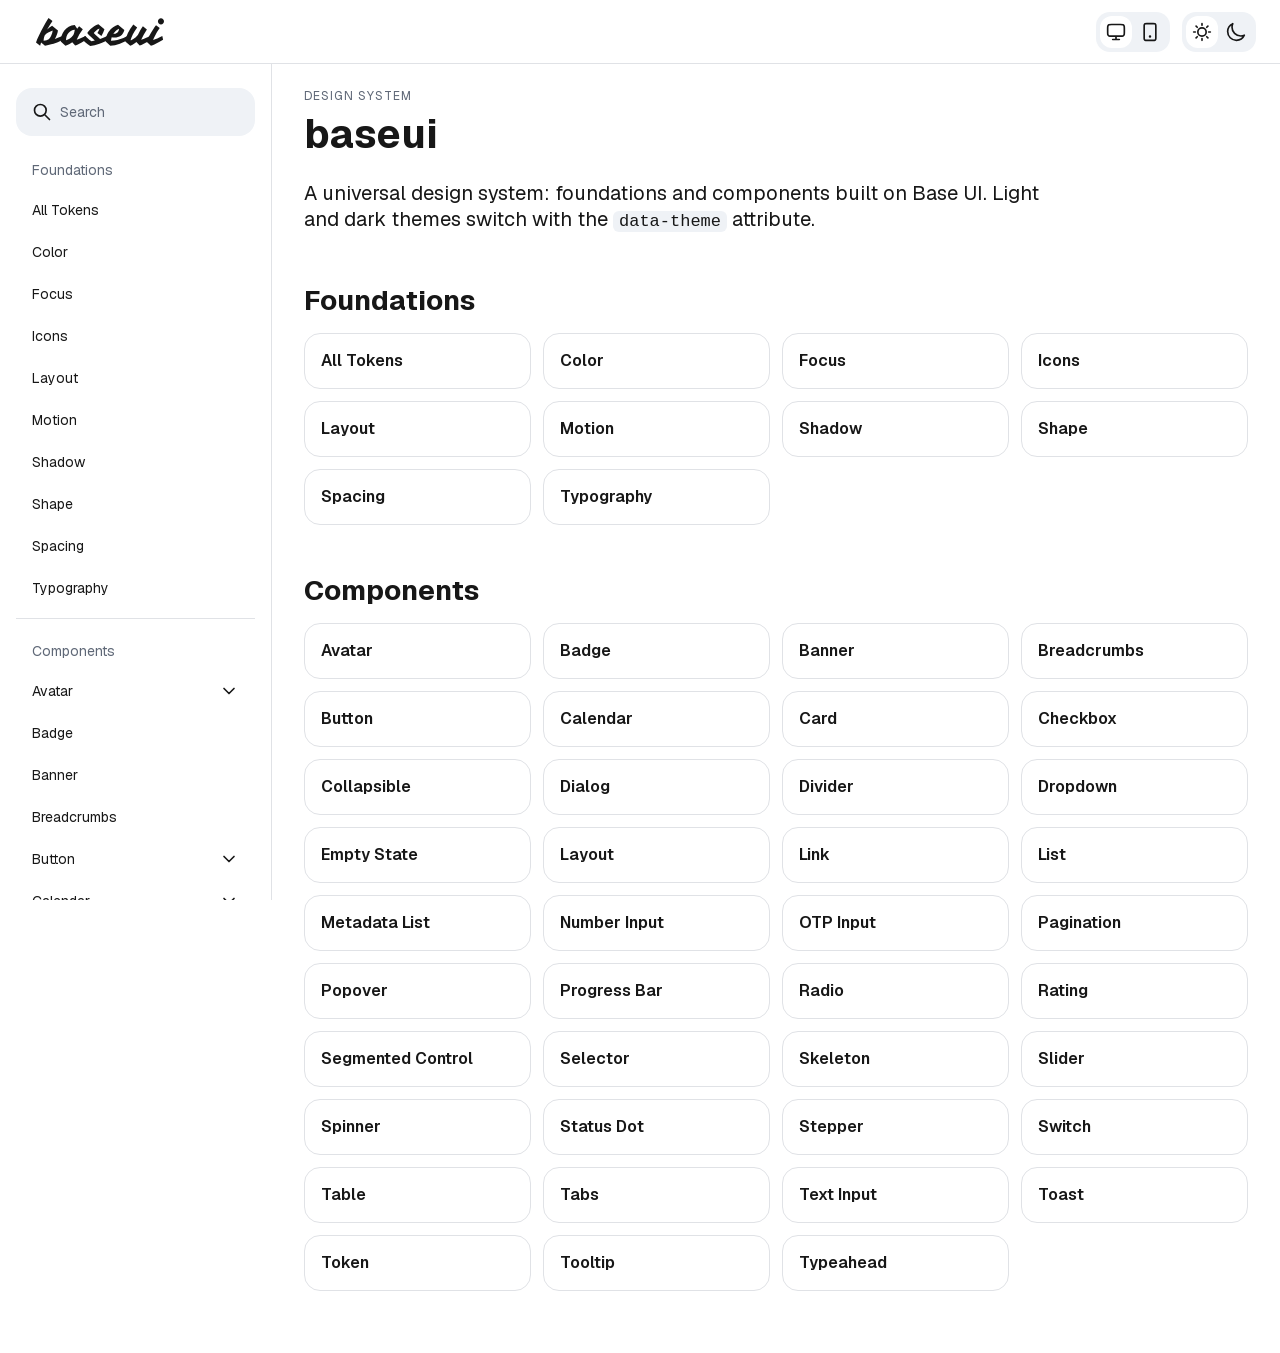
<file: index.html>
<!doctype html>
<html lang="en">
<head>
<meta charset="utf-8">
<meta name="viewport" content="width=device-width, initial-scale=1">
<title>baseui</title>
<link rel="stylesheet" href="tokens.css">
<link rel="stylesheet" href="lib/components.css">
<link rel="stylesheet" href="src/components.css">
<link rel="stylesheet" href="site/site.css">
</head>
<body>
<div id="root"></div>
<noscript>JavaScript is required to view the components.</noscript>
<script type="module" src="site/app.js"></script>
</body>
</html>
</file>
<file: tokens.css>
/*
 * baseui design tokens.
 * Color names are baseui's; spacing, radius, shadow, focus, motion follow Astryx structure.
 * Order mirrors "All Tokens": Color, Spacing, Size, Radius, Shadow, Focus, Duration, Easing, Z-index, Typography.
 * Theme: [data-theme="light" | "dark"] on <html>.
 */

@font-face{font-family:Geist;src:url("./fonts/geist-cyrillic-D_Kiv5N3.woff2") format("woff2");font-weight:100 900;font-style:normal;font-display:swap;unicode-range:U+301,U+400-45F,U+490-491,U+4B0-4B1,U+2116}
@font-face{font-family:Geist;src:url("./fonts/geist-latin-ext-Dr5IBr7O.woff2") format("woff2");font-weight:100 900;font-style:normal;font-display:swap;unicode-range:U+100-2BA,U+2BD-2C5,U+2C7-2CC,U+2CE-2D7,U+2DD-2FF,U+304,U+308,U+329,U+1D00-1DBF,U+1E00-1E9F,U+1EF2-1EFF,U+2020,U+20A0-20AB,U+20AD-20C0,U+2113,U+2C60-2C7F,U+A720-A7FF}
@font-face{font-family:Geist;src:url("./fonts/geist-latin-BGnTDqni.woff2") format("woff2");font-weight:100 900;font-style:normal;font-display:swap;unicode-range:U+??,U+131,U+152-153,U+2BB-2BC,U+2C6,U+2DA,U+2DC,U+304,U+308,U+329,U+2000-206F,U+20AC,U+2122,U+2191,U+2193,U+2212,U+2215,U+FEFF,U+FFFD}

/* ---------- Color ---------- */
:root,
[data-theme="light"] {
  color-scheme: light;

  /* Text and Icon */
  --baseui-Text-and-Icon-Primary: #171717;
  --baseui-Text-and-Icon-Secondary: #5f6877;
  --baseui-Text-and-Icon-OnColor: #ffffff;
  --baseui-Text-and-Icon-Disabled: #babfca;
  --baseui-Text-and-Icon-Accent: #575df6;

  /* Background */
  --baseui-Background-Primary: #ffffff;
  --baseui-Background-Secondary: #eff2f6;
  --baseui-Background-Tertiary: #d4dae2;
  --baseui-Background-Disabled: #f0f0f0;
  --baseui-Background-Accent: #575df6;
  --baseui-Background-Brand: #171717;

  /* Border */
  --baseui-Border-Primary: #e0e2e6;
  --baseui-Border-Accent: #ccd4e1;
  --baseui-Border-Disabled: #dfe0e2;

  /* Accent Colors */
  --baseui-Accent-Colors-Green-Light: #bbfb60;
  --baseui-Accent-Colors-Pink: #ef9ffa;
  --baseui-Accent-Colors-Blue: #575df6;
  --baseui-Accent-Colors-Green: #53b67d;
  --baseui-Accent-Colors-Orange: #f5ba44;
  --baseui-Accent-Colors-Blue-Light: #8abafa;
  --baseui-Accent-Colors-Red: #e8634c;

  /* Extensions / Text and Icon */
  --baseui-Extensions-Text-and-Icon-Error: #e8634c;
  --baseui-Extensions-Text-and-Icon-Warning: #f5ba44;
  --baseui-Extensions-Text-and-Icon-Success: #44cf5e;
  --baseui-Extensions-Text-and-Icon-AlwaysDark: #171717;
  --baseui-Extensions-Text-and-Icon-AlwaysLight: #ffffff;

  /* Extensions / Background */
  --baseui-Extensions-Background-Surface: #ffffff;
  --baseui-Extensions-Background-InversePrimary: #171717;
  --baseui-Extensions-Background-OverlayDark: rgba(0, 0, 0, 0.5);
  --baseui-Extensions-Background-OverlayLight: rgba(255, 255, 255, 0.7);
  --baseui-Extensions-Background-AlwaysDark: #171717;
  --baseui-Extensions-Background-AlwaysLight: #ffffff;
  --baseui-Extensions-Background-Error: #e8634c;
  --baseui-Extensions-Background-Warning: #f5ba44;
  --baseui-Extensions-Background-Success: #44cf5e;
  --baseui-Extensions-Background-LightSuccess: #dff7e3;
  --baseui-Extensions-Background-LightAccent: #e7e8fe;
  --baseui-Extensions-Background-LightError: #f9d8d2;
  --baseui-Extensions-Background-LightWarning: #fbe2b2;

  /* Extensions / Border */
  --baseui-Extensions-Border-Selected: #171717;
  --baseui-Extensions-Border-SelectedAlwaysDark: #171717;
  --baseui-Extensions-Border-SelectedAlwaysLight: #ffffff;
  --baseui-Extensions-Border-Accent: #575df6;
  --baseui-Extensions-Border-Error: #e8634c;
  --baseui-Extensions-Border-Warning: #f5ba44;
  --baseui-Extensions-Border-Success: #44cf5e;

  /* Hover */
  --baseui-Background-Primary-Hover: #f5f7fa;
  --baseui-Background-Secondary-Hover: #e5e9ef;
  --baseui-Background-Tertiary-Hover: #c8cfd9;
  --baseui-Background-Accent-Hover: #4b51ec;
  --baseui-Background-Brand-Hover: #3b3b3b;
  --baseui-Background-Transparent-Hover: rgba(88, 122, 172, 0.06);
  --baseui-Extensions-Background-Surface-Hover: #f5f7fa;
  --baseui-Extensions-Background-Error-Hover: #d9523b;
  --baseui-Extensions-Background-Warning-Hover: #e7a92c;
  --baseui-Extensions-Background-Success-Hover: #37bd51;
  --baseui-Extensions-Background-LightAccent-Hover: #dcdefd;
  --baseui-Text-and-Icon-Primary-Hover: #2c2c2c;
  --baseui-Text-and-Icon-Secondary-Hover: #464f5d;
  --baseui-Text-and-Icon-OnColor-Hover: #e1e1e1;
  --baseui-Text-and-Icon-Disabled-Hover: #9ea3ad;
  --baseui-Text-and-Icon-Accent-Hover: #423ed6;
  --baseui-Background-Disabled-Hover: #e3e3e3;
  --baseui-Border-Primary-Hover: #c9cbcf;
  --baseui-Border-Accent-Hover: #b6bdca;
  --baseui-Border-Disabled-Hover: #c8c9cb;
  --baseui-Accent-Colors-Green-Light-Hover: #aeed51;
  --baseui-Accent-Colors-Pink-Hover: #db8ce6;
  --baseui-Accent-Colors-Blue-Hover: #4949e1;
  --baseui-Accent-Colors-Green-Hover: #3ea36b;
  --baseui-Accent-Colors-Orange-Hover: #e1a72a;
  --baseui-Accent-Colors-Blue-Light-Hover: #78a7e6;
  --baseui-Accent-Colors-Red-Hover: #d3503a;
  --baseui-Extensions-Text-and-Icon-Error-Hover: #c84630;
  --baseui-Extensions-Text-and-Icon-Warning-Hover: #d79d19;
  --baseui-Extensions-Text-and-Icon-Success-Hover: #15b241;
  --baseui-Extensions-Text-and-Icon-AlwaysDark-Hover: #2c2c2c;
  --baseui-Extensions-Text-and-Icon-AlwaysLight-Hover: #e1e1e1;
  --baseui-Extensions-Background-InversePrimary-Hover: #252525;
  --baseui-Extensions-Background-OverlayDark-Hover: rgba(0, 0, 0, 0.6);
  --baseui-Extensions-Background-OverlayLight-Hover: rgba(255, 255, 255, 0.8);
  --baseui-Extensions-Background-AlwaysDark-Hover: #252525;
  --baseui-Extensions-Background-AlwaysLight-Hover: #f2f2f2;
  --baseui-Extensions-Background-LightSuccess-Hover: #d2ead6;
  --baseui-Extensions-Background-LightError-Hover: #eccbc5;
  --baseui-Extensions-Background-LightWarning-Hover: #eed5a5;
  --baseui-Extensions-Border-Selected-Hover: #272727;
  --baseui-Extensions-Border-SelectedAlwaysDark-Hover: #272727;
  --baseui-Extensions-Border-SelectedAlwaysLight-Hover: #e8e8e8;
  --baseui-Extensions-Border-Accent-Hover: #4645dd;
  --baseui-Extensions-Border-Error-Hover: #cf4c37;
  --baseui-Extensions-Border-Warning-Hover: #dea425;
  --baseui-Extensions-Border-Success-Hover: #23b847;

}

[data-theme="dark"] {
  color-scheme: dark;

  /* Text and Icon */
  --baseui-Text-and-Icon-Primary: #ffffff;
  --baseui-Text-and-Icon-Secondary: #999999;
  --baseui-Text-and-Icon-OnColor: #171717;
  --baseui-Text-and-Icon-Disabled: #7a7a7a;
  --baseui-Text-and-Icon-Accent: #575df6;

  /* Background */
  --baseui-Background-Primary: #171717;
  --baseui-Background-Secondary: #2e2e2e;
  --baseui-Background-Tertiary: #373737;
  --baseui-Background-Disabled: #454545;
  --baseui-Background-Accent: #575df6;
  --baseui-Background-Brand: #ffffff;

  /* Border */
  --baseui-Border-Primary: #383838;
  --baseui-Border-Accent: #5a5a5a;
  --baseui-Border-Disabled: #404040;

  /* Accent Colors */
  --baseui-Accent-Colors-Green-Light: #bbfb60;
  --baseui-Accent-Colors-Pink: #ef9ffa;
  --baseui-Accent-Colors-Blue: #575df6;
  --baseui-Accent-Colors-Green: #53b67d;
  --baseui-Accent-Colors-Orange: #f5ba44;
  --baseui-Accent-Colors-Blue-Light: #8abafa;
  --baseui-Accent-Colors-Red: #e8634c;

  /* Extensions / Text and Icon */
  --baseui-Extensions-Text-and-Icon-Error: #e8634c;
  --baseui-Extensions-Text-and-Icon-Warning: #f5ba44;
  --baseui-Extensions-Text-and-Icon-Success: #44cf5e;
  --baseui-Extensions-Text-and-Icon-AlwaysDark: #171717;
  --baseui-Extensions-Text-and-Icon-AlwaysLight: #ffffff;

  /* Extensions / Background */
  --baseui-Extensions-Background-Surface: #222222;
  --baseui-Extensions-Background-InversePrimary: #ffffff;
  --baseui-Extensions-Background-OverlayDark: rgba(0, 0, 0, 0.7);
  --baseui-Extensions-Background-OverlayLight: rgba(23, 23, 23, 0.7);
  --baseui-Extensions-Background-AlwaysDark: #171717;
  --baseui-Extensions-Background-AlwaysLight: #ffffff;
  --baseui-Extensions-Background-Error: #e8634c;
  --baseui-Extensions-Background-Warning: #f5ba44;
  --baseui-Extensions-Background-Success: #44cf5e;
  --baseui-Extensions-Background-LightSuccess: #114119;
  --baseui-Extensions-Background-LightAccent: #24276a;
  --baseui-Extensions-Background-LightError: #51150a;
  --baseui-Extensions-Background-LightWarning: #eac57b;

  /* Extensions / Border */
  --baseui-Extensions-Border-Selected: #ffffff;
  --baseui-Extensions-Border-SelectedAlwaysDark: #171717;
  --baseui-Extensions-Border-SelectedAlwaysLight: #ffffff;
  --baseui-Extensions-Border-Accent: #575df6;
  --baseui-Extensions-Border-Error: #e8634c;
  --baseui-Extensions-Border-Warning: #f5ba44;
  --baseui-Extensions-Border-Success: #44cf5e;

  /* Hover */
  --baseui-Background-Primary-Hover: #232323;
  --baseui-Background-Secondary-Hover: #3a3a3a;
  --baseui-Background-Tertiary-Hover: #444444;
  --baseui-Background-Accent-Hover: #6a6ff8;
  --baseui-Background-Brand-Hover: #e0e0e0;
  --baseui-Background-Transparent-Hover: rgba(255, 255, 255, 0.05);
  --baseui-Extensions-Background-Surface-Hover: #2b2b2b;
  --baseui-Extensions-Background-Error-Hover: #ee7561;
  --baseui-Extensions-Background-Warning-Hover: #f8c866;
  --baseui-Extensions-Background-Success-Hover: #5bda73;
  --baseui-Extensions-Background-LightAccent-Hover: #2d3180;
  --baseui-Text-and-Icon-Primary-Hover: #e1e1e1;
  --baseui-Text-and-Icon-Secondary-Hover: #b5b5b5;
  --baseui-Text-and-Icon-OnColor-Hover: #2c2c2c;
  --baseui-Text-and-Icon-Disabled-Hover: #959595;
  --baseui-Text-and-Icon-Accent-Hover: #7383fc;
  --baseui-Background-Disabled-Hover: #555555;
  --baseui-Border-Primary-Hover: #4a4a4a;
  --baseui-Border-Accent-Hover: #6a6a6a;
  --baseui-Border-Disabled-Hover: #505050;
  --baseui-Accent-Colors-Green-Light-Hover: #aeed51;
  --baseui-Accent-Colors-Pink-Hover: #db8ce6;
  --baseui-Accent-Colors-Blue-Hover: #4949e1;
  --baseui-Accent-Colors-Green-Hover: #3ea36b;
  --baseui-Accent-Colors-Orange-Hover: #e1a72a;
  --baseui-Accent-Colors-Blue-Light-Hover: #78a7e6;
  --baseui-Accent-Colors-Red-Hover: #d3503a;
  --baseui-Extensions-Text-and-Icon-Error-Hover: #fe8871;
  --baseui-Extensions-Text-and-Icon-Warning-Hover: #d79d19;
  --baseui-Extensions-Text-and-Icon-Success-Hover: #15b241;
  --baseui-Extensions-Text-and-Icon-AlwaysDark-Hover: #2c2c2c;
  --baseui-Extensions-Text-and-Icon-AlwaysLight-Hover: #e1e1e1;
  --baseui-Extensions-Background-InversePrimary-Hover: #f2f2f2;
  --baseui-Extensions-Background-OverlayDark-Hover: rgba(0, 0, 0, 0.8);
  --baseui-Extensions-Background-OverlayLight-Hover: rgba(23, 23, 23, 0.8);
  --baseui-Extensions-Background-AlwaysDark-Hover: #252525;
  --baseui-Extensions-Background-AlwaysLight-Hover: #f2f2f2;
  --baseui-Extensions-Background-LightSuccess-Hover: #235129;
  --baseui-Extensions-Background-LightError-Hover: #63261a;
  --baseui-Extensions-Background-LightWarning-Hover: #d6b268;
  --baseui-Extensions-Border-Selected-Hover: #e8e8e8;
  --baseui-Extensions-Border-SelectedAlwaysDark-Hover: #272727;
  --baseui-Extensions-Border-SelectedAlwaysLight-Hover: #e8e8e8;
  --baseui-Extensions-Border-Accent-Hover: #6c7aff;
  --baseui-Extensions-Border-Error-Hover: #fd7d65;
  --baseui-Extensions-Border-Warning-Hover: #dea425;
  --baseui-Extensions-Border-Success-Hover: #23b847;

}

/* ---------- Spacing ---------- */
:root {
  --baseui-spacing-0: 0;
  --baseui-spacing-4: 4px;
  --baseui-spacing-8: 8px;
  --baseui-spacing-12: 12px;
  --baseui-spacing-16: 16px;
  --baseui-spacing-20: 20px;
  --baseui-spacing-24: 24px;
  --baseui-spacing-32: 32px;
  --baseui-spacing-40: 40px;
  --baseui-spacing-48: 48px;
  --baseui-spacing-64: 64px;
  --baseui-spacing-80: 80px;
}

/* ---------- Layout ---------- */
/* Page and container geometry. Media queries cannot read variables, so the breakpoints are mirrored in CSS. */
:root {
  /* Margins */
  --baseui-layout-margin-mobile: 20px;
  --baseui-layout-margin-desktop: 24px;

  /* Sizes */
  --baseui-layout-header-height: 64px;
  --baseui-layout-sidebar-width: 272px;
  --baseui-layout-settings-width: 320px;
  --baseui-layout-content-max-width: 1040px;
  --baseui-layout-dialog-width: 480px;
  --baseui-layout-mobile-preview-width: 360px;

  /* Breakpoints */
  --baseui-layout-breakpoint-mobile: 860px;
  --baseui-layout-breakpoint-sheet: 1200px;
}

/* ---------- Radius ---------- */
:root {
  --baseui-radius-none: 0;
  --baseui-radius-4: 4px;
  --baseui-radius-6: 6px;
  --baseui-radius-8: 8px;
  --baseui-radius-10: 10px;
  --baseui-radius-12: 12px;
  --baseui-radius-14: 14px;
  --baseui-radius-16: 16px;
  --baseui-radius-20: 20px;
  --baseui-radius-24: 24px;
  --baseui-radius-28: 28px;
  --baseui-radius-32: 32px;
  --baseui-radius-full: 9999px;
}

/* ---------- Shadow ---------- */
:root {
  --baseui-Shadow-Color: rgb(from var(--baseui-Extensions-Background-AlwaysDark) r g b / 12%);
  --baseui-shadow-low: 0 2px 8px 0 var(--baseui-Shadow-Color);
  --baseui-shadow-med: 0 6px 20px 0 var(--baseui-Shadow-Color);
  --baseui-shadow-high: 0 4px 28px 0 var(--baseui-Shadow-Color);
}

/* ---------- Focus ---------- */
:root {
  --baseui-focus-outline-width: 2px;
  --baseui-focus-outline-style: solid;
  --baseui-focus-outline-color: var(--baseui-Text-and-Icon-Primary);
  --baseui-focus-outline-offset: 2px;
}

/* ---------- Duration & easing (instant under prefers-reduced-motion) ---------- */
:root {
  --baseui-duration-fast: 150ms;
  --baseui-duration-medium: 300ms;
  --baseui-duration-slow: 500ms;
  --baseui-ease-standard: cubic-bezier(0.2, 0, 0, 1);
  --baseui-ease-emphasized: cubic-bezier(0.05, 0.7, 0.1, 1);
}
@media (prefers-reduced-motion: reduce) {
  :root {
    --baseui-duration-fast: 0ms;
    --baseui-duration-medium: 0ms;
    --baseui-duration-slow: 0ms;
  }
}

/* ---------- Z-index ---------- */
:root {
  --baseui-z-index-100: 100;
  --baseui-z-index-200: 200;
  --baseui-z-index-300: 300;
  --baseui-z-index-400: 400;
  --baseui-z-index-500: 500;
}

/* Typography */
:root {
  --baseui-Typography-Font-Family:var(--font-geist,"Geist"), system-ui, -apple-system, "Segoe UI", sans-serif;
  --baseui-Typography-Font-Family-Mono:ui-monospace, SFMono-Regular, Menlo, Consolas, monospace;
  --baseui-Typography-Header-48:700 48px / 64px var(--baseui-Typography-Font-Family);
  --baseui-Typography-Header-40:700 40px / 52px var(--baseui-Typography-Font-Family);
  --baseui-Typography-Header-32:700 32px / 40px var(--baseui-Typography-Font-Family);
  --baseui-Typography-Header-28:700 28px / 34px var(--baseui-Typography-Font-Family);
  --baseui-Typography-Header-24:700 24px / 32px var(--baseui-Typography-Font-Family);
  --baseui-Typography-Header-20:700 20px / 24px var(--baseui-Typography-Font-Family);
  --baseui-Typography-Text-20-Semi-Bold:600 20px / 26px var(--baseui-Typography-Font-Family);
  --baseui-Typography-Text-20-Regular:400 20px / 26px var(--baseui-Typography-Font-Family);
  --baseui-Typography-Text-16-Bold:700 16px / 22px var(--baseui-Typography-Font-Family);
  --baseui-Typography-Text-16-Semi-Bold:600 16px / 22px var(--baseui-Typography-Font-Family);
  --baseui-Typography-Text-16-Regular:400 16px / 22px var(--baseui-Typography-Font-Family);
  --baseui-Typography-Text-14-Bold:700 14px / 20px var(--baseui-Typography-Font-Family);
  --baseui-Typography-Text-14-Semi-Bold:600 14px / 20px var(--baseui-Typography-Font-Family);
  --baseui-Typography-Text-14-Regular:400 14px / 20px var(--baseui-Typography-Font-Family);
  --baseui-Typography-Text-12-Regular:400 12px / 16px var(--baseui-Typography-Font-Family);
}
</file>
<file: lib/components.css>
/* No blue tap flash on touch screens (the pressed state is drawn by the components themselves); no double-tap zoom delay on controls */
:root { -webkit-tap-highlight-color: transparent; }
:where(a, button, input, select, textarea, label, summary, [role=button], [role=radio], [role=option], [role=tab], [role=combobox], [role=switch], [role=checkbox]) { touch-action: manipulation; }

/* Autocomplete-Cm8nvMxr.css */
._control_raho5_7{box-sizing:border-box;align-items:center;width:100%;min-width:0;height:100%;display:flex}._input_raho5_16{all:unset;box-sizing:border-box;width:100%;min-width:0;height:22px;color:var(--baseui-Text-and-Icon-Primary);font:var(--baseui-Typography-Text-16-Regular);text-overflow:ellipsis;flex:auto;transition:transform var(--baseui-duration-fast) var(--baseui-ease-standard)}._input_raho5_16::placeholder{color:var(--baseui-Text-and-Icon-Secondary);opacity:1}._input_raho5_16[data-disabled]{color:var(--baseui-Text-and-Icon-Disabled);-webkit-text-fill-color:var(--baseui-Text-and-Icon-Disabled);cursor:not-allowed}._input_raho5_16[data-disabled]::placeholder{color:var(--baseui-Text-and-Icon-Disabled)}@media (prefers-reduced-motion:reduce){._input_raho5_16{transition:none}}[data-float=floating][data-control]:not([data-multiple]) ._control_raho5_7:focus-within ._input_raho5_16,[data-float=floating][data-control]:not([data-multiple])[data-filled] ._input_raho5_16{transform:translateY(10px)}[data-multiple] ._input_raho5_16{flex:1 0 72px;width:auto}[data-float=floating] ._input_raho5_16::placeholder{color:#0000}[data-float=floating] ._control_raho5_7:focus-within ._input_raho5_16::placeholder{color:var(--baseui-Text-and-Icon-Secondary)}._affix_raho5_74{white-space:nowrap;visibility:hidden;color:var(--baseui-Text-and-Icon-Secondary);font:var(--baseui-Typography-Text-16-Regular);flex-shrink:0;transition:transform var(--baseui-duration-fast) var(--baseui-ease-standard)}[data-control]:not([data-multiple]) ._control_raho5_7:focus-within ._affix_raho5_74,[data-control]:not([data-multiple])[data-filled] ._affix_raho5_74{visibility:visible}[data-float=floating][data-control]:not([data-multiple]) ._control_raho5_7:focus-within ._affix_raho5_74,[data-float=floating][data-control]:not([data-multiple])[data-filled] ._affix_raho5_74{transform:translateY(10px)}._affix_raho5_74:first-child{margin-right:var(--baseui-spacing-4)}._input_raho5_16+._affix_raho5_74{margin-left:var(--baseui-spacing-4)}[data-disabled] ._affix_raho5_74{color:var(--baseui-Text-and-Icon-Disabled)}@supports (field-sizing:content){:not([data-multiple]) ._hasSuffix_raho5_109 ._input_raho5_16{field-sizing:content;flex:0 auto;width:auto;min-width:1ch;max-width:100%}:not([data-multiple]) ._hasSuffix_raho5_109 ._clear_raho5_116{margin-left:auto}}._clear_raho5_116{all:unset;box-sizing:border-box;width:24px;height:24px;margin-left:var(--baseui-spacing-12);color:var(--baseui-Text-and-Icon-Primary);cursor:pointer;flex:0 0 24px;justify-content:center;align-items:center;display:flex}._clear_raho5_116:focus-visible{border-radius:var(--baseui-radius-8);outline:var(--baseui-focus-outline-width) var(--baseui-focus-outline-style) var(--baseui-focus-outline-color);outline-offset:var(--baseui-focus-outline-offset)}._clear_raho5_116 svg{width:24px;height:24px;display:block}._chips_raho5_145{align-items:center;gap:var(--baseui-spacing-8);min-width:0;padding:var(--baseui-spacing-8) 0;flex-wrap:wrap;flex:auto;display:flex}._counterChip_raho5_155{all:unset;cursor:pointer}._chip_raho5_145,._counterChip_raho5_155{box-sizing:border-box;align-items:center;gap:var(--baseui-spacing-4);border-radius:var(--baseui-radius-12);background-color:var(--baseui-Extensions-Background-InversePrimary);max-width:100%;height:36px;color:var(--baseui-Text-and-Icon-OnColor);font:var(--baseui-Typography-Text-16-Regular);outline:none;flex:none;padding:7px 12px;display:flex}._chip_raho5_145:focus-visible,._counterChip_raho5_155:focus-visible{outline:var(--baseui-focus-outline-width) solid var(--baseui-focus-outline-color);outline-offset:var(--baseui-focus-outline-offset)}._counterCount_raho5_182{color:var(--baseui-Text-and-Icon-Secondary)}._counterRemove_raho5_186{flex:0 0 20px;justify-content:center;align-items:center;width:20px;height:20px;display:flex}._counterRemove_raho5_186 svg{width:20px;height:20px;display:block}._chipText_raho5_200{text-overflow:ellipsis;white-space:nowrap;min-width:0;overflow:hidden}._chipRemove_raho5_207{all:unset;box-sizing:border-box;color:currentColor;cursor:pointer;flex:0 0 20px;justify-content:center;align-items:center;width:20px;height:20px;display:flex}._chipRemove_raho5_207:focus-visible{border-radius:50%;outline:var(--baseui-focus-outline-width) var(--baseui-focus-outline-style) var(--baseui-focus-outline-color);outline-offset:var(--baseui-focus-outline-offset)}._chipRemove_raho5_207 svg{width:20px;height:20px;display:block}._chipRemove_raho5_207[data-disabled]{cursor:not-allowed}

/* Avatar-CMzoSrXD.css */
._root_b9eb7_1{vertical-align:middle;flex-shrink:0;display:inline-flex;position:relative}._surface_b9eb7_8{background-color:var(--baseui-Extensions-Background-LightAccent);color:var(--baseui-Text-and-Icon-Accent);justify-content:center;align-items:center;display:flex;position:absolute;inset:0;overflow:hidden}._picture_b9eb7_19{object-fit:cover;object-position:bottom;width:100%;height:100%}._fallback_b9eb7_26{justify-content:center;align-items:center;display:inline-flex}._glyph_b9eb7_32{flex-shrink:0;justify-content:center;align-items:center;display:inline-flex}._glyph_b9eb7_32 svg{width:100%;height:100%;display:block}._initials_b9eb7_44{white-space:nowrap;font:var(--baseui-Typography-Text-12-Regular)}._image_b9eb7_49 ._surface_b9eb7_8{background-color:var(--baseui-avatar-custom-background,var(--baseui-Background-Accent))}._circle_b9eb7_53 ._surface_b9eb7_8{border-radius:var(--baseui-radius-full)}._rounded_b9eb7_57._xsmall_b9eb7_57 ._surface_b9eb7_8{border-radius:var(--baseui-radius-6)}._rounded_b9eb7_57._small_b9eb7_60 ._surface_b9eb7_8{border-radius:var(--baseui-radius-10)}._rounded_b9eb7_57._medium_b9eb7_63 ._surface_b9eb7_8{border-radius:var(--baseui-radius-16)}._rounded_b9eb7_57._large_b9eb7_66 ._surface_b9eb7_8{border-radius:var(--baseui-radius-20)}._rounded_b9eb7_57._xlarge_b9eb7_69 ._surface_b9eb7_8{border-radius:var(--baseui-radius-28)}._xsmall_b9eb7_57{width:24px;height:24px}._small_b9eb7_60{width:32px;height:32px}._medium_b9eb7_63{width:48px;height:48px}._medium_b9eb7_63 ._initials_b9eb7_44{font:var(--baseui-Typography-Text-16-Regular)}._large_b9eb7_66{width:64px;height:64px}._large_b9eb7_66 ._initials_b9eb7_44{font:var(--baseui-Typography-Text-20-Regular)}._xlarge_b9eb7_69{width:80px;height:80px}._xlarge_b9eb7_69 ._initials_b9eb7_44{font:var(--baseui-Typography-Text-20-Regular)}._xsmall_b9eb7_57 ._glyph_b9eb7_32,._small_b9eb7_60 ._glyph_b9eb7_32{width:16px;height:16px}._medium_b9eb7_63 ._glyph_b9eb7_32{width:24px;height:24px}._large_b9eb7_66 ._glyph_b9eb7_32{width:32px;height:32px}._xlarge_b9eb7_69 ._glyph_b9eb7_32{width:40px;height:40px}._badge_b9eb7_128{border:1px solid var(--baseui-Background-Primary);border-radius:var(--baseui-radius-full);background-color:var(--baseui-Background-Brand);position:absolute;top:-1px;right:-1px}._xsmall_b9eb7_57 ._badge_b9eb7_128,._small_b9eb7_60 ._badge_b9eb7_128{width:8px;height:8px}._medium_b9eb7_63 ._badge_b9eb7_128{width:12px;height:12px}._large_b9eb7_66 ._badge_b9eb7_128{width:16px;height:16px}._xlarge_b9eb7_69 ._badge_b9eb7_128{width:16px;height:16px;top:7px;right:7px}._root_b9eb7_1[data-disabled] ._surface_b9eb7_8{background-color:var(--baseui-Background-Disabled);color:var(--baseui-Text-and-Icon-Disabled)}._root_b9eb7_1[data-disabled]._image_b9eb7_49 ._surface_b9eb7_8{background-color:var(--baseui-Background-Secondary)}._root_b9eb7_1[data-disabled] ._picture_b9eb7_19{opacity:.32}._root_b9eb7_1[data-disabled] ._badge_b9eb7_128{background-color:var(--baseui-Background-Disabled)}


/* Button-DsAr8lMQ.css */
._button_h5cjz_1{all:unset;box-sizing:border-box;cursor:pointer;justify-content:center;align-items:center;display:inline-flex;position:relative}._button_h5cjz_1:focus-visible{outline:var(--baseui-focus-outline-width) solid var(--baseui-focus-outline-color);outline-offset:var(--baseui-focus-outline-offset)}._button_h5cjz_1:disabled:not([data-loading]),._button_h5cjz_1[data-disabled]:not([data-loading]){background-color:var(--baseui-Background-Disabled);color:var(--baseui-Text-and-Icon-Disabled);cursor:not-allowed;background-image:none}._button_h5cjz_1[data-loading]{cursor:progress}._button_h5cjz_1[data-loading-disabled]{background-color:var(--baseui-Background-Disabled);color:var(--baseui-Text-and-Icon-Disabled);cursor:not-allowed;background-image:none}._fullWidth_h5cjz_30{width:100%}._large_h5cjz_34{font:var(--baseui-Typography-Text-20-Semi-Bold);height:56px;padding-inline:var(--baseui-spacing-24);border-radius:var(--baseui-radius-16)}._large_h5cjz_34 ._label_h5cjz_40{gap:var(--baseui-spacing-12)}._large_h5cjz_34 ._icon_h5cjz_43,._large_h5cjz_34 ._spinner_h5cjz_44{width:24px;height:24px}._medium_h5cjz_49{font:var(--baseui-Typography-Text-16-Semi-Bold);height:48px;padding-inline:var(--baseui-spacing-20);border-radius:var(--baseui-radius-16)}._small_h5cjz_56{font:var(--baseui-Typography-Text-16-Semi-Bold);height:40px;padding-inline:var(--baseui-spacing-16);border-radius:var(--baseui-radius-12)}._xsmall_h5cjz_63{font:var(--baseui-Typography-Text-14-Semi-Bold);height:32px;padding-inline:var(--baseui-spacing-12);border-radius:var(--baseui-radius-10)}._xsmall_h5cjz_63 ._icon_h5cjz_43,._xsmall_h5cjz_63 ._spinner_h5cjz_44{width:16px;height:16px}._primary_h5cjz_75{background-color:var(--baseui-Background-Brand);color:var(--baseui-Text-and-Icon-OnColor)}@media (hover),(-ms-high-contrast:none),(-ms-high-contrast:active){._primary_h5cjz_75:hover:not(:disabled):not([data-disabled]):not(._text_h5cjz_80){background-color:var(--baseui-Background-Brand-Hover)}}._secondary_h5cjz_85{background-color:var(--baseui-Background-Secondary);color:var(--baseui-Text-and-Icon-Primary)}@media (hover),(-ms-high-contrast:none),(-ms-high-contrast:active){._secondary_h5cjz_85:hover:not(:disabled):not([data-disabled]):not(._text_h5cjz_80){background-color:var(--baseui-Background-Secondary-Hover)}}._custom_h5cjz_95{background-color:var(--baseui-button-custom-background,var(--baseui-Background-Accent));color:var(--baseui-button-custom-color,var(--baseui-Text-and-Icon-OnColor))}@media (hover),(-ms-high-contrast:none),(-ms-high-contrast:active){._custom_h5cjz_95:hover:not(:disabled):not([data-disabled]):not(._text_h5cjz_80){background-color:var(--baseui-button-custom-hover,var(--baseui-Background-Accent-Hover))}._custom_h5cjz_95[style*="--baseui-button-custom-background"]:hover:not(:disabled):not([data-disabled]):not(._text_h5cjz_80){background-color:var(--baseui-button-custom-hover,color-mix(in oklab, var(--baseui-button-custom-background), var(--baseui-Text-and-Icon-Primary) 14%))}}._text_h5cjz_80{color:var(--baseui-Text-and-Icon-Primary);background-color:#0000}@media (hover),(-ms-high-contrast:none),(-ms-high-contrast:active){._text_h5cjz_80:hover:not(:disabled):not([data-disabled]){background-color:var(--baseui-Background-Transparent-Hover)}}._text_h5cjz_80:disabled:not([data-loading]),._text_h5cjz_80[data-disabled]:not([data-loading]),._text_h5cjz_80[data-loading-disabled]{background-color:#0000}._label_h5cjz_40{align-items:center;gap:var(--baseui-spacing-8);display:inline-flex}._labelHidden_h5cjz_127{opacity:0}._icon_h5cjz_43{flex-shrink:0;justify-content:center;align-items:center;width:20px;height:20px;display:inline-flex}._icon_h5cjz_43 svg,._icon_h5cjz_43 img{width:100%;height:100%;display:block}._spinner_h5cjz_44{border:2px solid;border-right-color:#0000;border-radius:50%;width:20px;height:20px;margin:0;animation:.6s linear infinite _baseui-button-spin_h5cjz_1;position:absolute;top:50%;left:50%;translate:-50% -50%}@media (prefers-reduced-motion:reduce){._spinner_h5cjz_44{animation-duration:1.2s}}@keyframes _baseui-button-spin_h5cjz_1{to{transform:rotate(360deg)}}

/* Checkbox-B45PPhyS.css */
._field_1p6mm_1{align-items:flex-start;gap:var(--baseui-spacing-4);vertical-align:middle;flex-direction:column;display:inline-flex}._root_1p6mm_9{align-items:flex-start;gap:var(--baseui-spacing-12);cursor:pointer;-webkit-user-select:none;user-select:none;font:var(--baseui-Typography-Text-16-Regular);color:var(--baseui-Text-and-Icon-Primary);display:inline-flex}._root_1p6mm_9:has(._box_1p6mm_18[data-disabled]){cursor:not-allowed;color:var(--baseui-Text-and-Icon-Disabled)}._box_1p6mm_18{all:unset;box-sizing:border-box;border-radius:var(--baseui-radius-8);border:2px solid var(--baseui-Border-Accent);background-color:var(--baseui-Background-Primary);flex-shrink:0;justify-content:center;align-items:center;width:24px;height:24px;display:inline-flex}._box_1p6mm_18:focus-visible{outline:var(--baseui-focus-outline-width) var(--baseui-focus-outline-style) var(--baseui-focus-outline-color);outline-offset:var(--baseui-focus-outline-offset)}._box_1p6mm_18[data-checked],._box_1p6mm_18[data-indeterminate]{background-color:var(--baseui-Text-and-Icon-Primary);border-color:var(--baseui-Text-and-Icon-Primary)}._box_1p6mm_18[data-disabled]{border-color:var(--baseui-Border-Disabled)}._box_1p6mm_18[data-disabled][data-checked],._box_1p6mm_18[data-disabled][data-indeterminate]{background-color:var(--baseui-Text-and-Icon-Disabled);border-color:var(--baseui-Text-and-Icon-Disabled)}._indicator_1p6mm_51{color:var(--baseui-Background-Primary);justify-content:center;align-items:center;display:inline-flex}._indicator_1p6mm_51 svg{width:16px;height:16px;display:block}._indicator_1p6mm_51 svg:last-child,._box_1p6mm_18[data-indeterminate] ._indicator_1p6mm_51 svg:first-child{display:none}._box_1p6mm_18[data-indeterminate] ._indicator_1p6mm_51 svg:last-child{display:block}._error_1p6mm_73{font:var(--baseui-Typography-Text-14-Regular);color:var(--baseui-Extensions-Text-and-Icon-Error)}

/* CheckboxGroup-Dud97mUj.css */
._field_1v23q_1{align-items:flex-start;gap:var(--baseui-spacing-16);flex-direction:column;display:inline-flex}._title_1v23q_8{font:var(--baseui-Typography-Text-16-Semi-Bold);color:var(--baseui-Text-and-Icon-Primary)}._list_1v23q_13{gap:var(--baseui-spacing-16);flex-direction:column;display:flex}._subgroup_1v23q_19{padding-left:36px}._caption_1v23q_23{font:var(--baseui-Typography-Text-14-Regular);color:var(--baseui-Text-and-Icon-Secondary)}._error_1v23q_28{font:var(--baseui-Typography-Text-14-Regular);color:var(--baseui-Extensions-Text-and-Icon-Error)}

/* Chip-Ca7_NnC3.css */
._chip_4xxzj_1{all:unset;box-sizing:border-box;align-items:center;gap:var(--baseui-spacing-4);border-radius:var(--baseui-radius-12);color:var(--baseui-Text-and-Icon-Primary);white-space:nowrap;cursor:pointer;display:inline-flex}._chip_4xxzj_1:focus-visible{outline:var(--baseui-focus-outline-width) solid var(--baseui-focus-outline-color);outline-offset:var(--baseui-focus-outline-offset)}._chip_4xxzj_1:disabled,._chip_4xxzj_1[data-disabled]{cursor:not-allowed}._medium_4xxzj_20{padding:7px var(--baseui-spacing-12);font:var(--baseui-Typography-Text-16-Regular)}._small_4xxzj_25{padding:6px var(--baseui-spacing-12);font:var(--baseui-Typography-Text-14-Regular)}._medium_4xxzj_20._hasAvatar_4xxzj_30{padding:2px var(--baseui-spacing-12) 2px 2px}._small_4xxzj_25._hasAvatar_4xxzj_30{padding:var(--baseui-spacing-4) var(--baseui-spacing-12) var(--baseui-spacing-4) var(--baseui-spacing-4)}._icon_4xxzj_38,._action_4xxzj_39{flex-shrink:0;justify-content:center;align-items:center;width:20px;height:20px;display:inline-flex}._icon_4xxzj_38 svg,._icon_4xxzj_38 img,._action_4xxzj_39 svg,._action_4xxzj_39 img{width:100%;height:100%;display:block}._avatar_4xxzj_56{flex-shrink:0;justify-content:center;align-items:center;display:inline-flex}._medium_4xxzj_20 ._avatar_4xxzj_56{width:32px;height:32px}._small_4xxzj_25 ._avatar_4xxzj_56{width:24px;height:24px}._label_4xxzj_73{min-width:0}._counter_4xxzj_77{color:var(--baseui-Text-and-Icon-Secondary);flex-shrink:0}._filled_4xxzj_82{background-color:var(--baseui-Background-Secondary)}@media (hover),(-ms-high-contrast:none),(-ms-high-contrast:active){._filled_4xxzj_82:hover:not(:disabled):not([data-disabled]):not([data-pressed]){background-color:var(--baseui-Background-Secondary-Hover)}}._filled_4xxzj_82._success_4xxzj_90{background-color:var(--baseui-Extensions-Background-LightSuccess)}._filled_4xxzj_82._error_4xxzj_93{background-color:var(--baseui-Extensions-Background-LightError)}._filled_4xxzj_82[data-pressed]{background-color:var(--baseui-Extensions-Background-InversePrimary);color:var(--baseui-Text-and-Icon-OnColor)}._filled_4xxzj_82:disabled,._filled_4xxzj_82[data-disabled]{background-color:var(--baseui-Background-Disabled);color:var(--baseui-Text-and-Icon-Disabled)}._filled_4xxzj_82:disabled ._counter_4xxzj_77,._filled_4xxzj_82[data-disabled] ._counter_4xxzj_77{color:var(--baseui-Text-and-Icon-Disabled)}

/* ChipGroup-BPonUJPy.css */
._field_10chc_1{align-items:flex-start;gap:var(--baseui-spacing-8);flex-direction:column;display:inline-flex}._title_10chc_8{font:var(--baseui-Typography-Text-16-Semi-Bold);color:var(--baseui-Text-and-Icon-Primary)}._small_10chc_13 ._title_10chc_8{font:var(--baseui-Typography-Text-14-Semi-Bold)}._list_10chc_17{align-items:flex-start;gap:var(--baseui-spacing-8);flex-wrap:wrap;display:flex}._caption_10chc_24{font:var(--baseui-Typography-Text-14-Regular);color:var(--baseui-Text-and-Icon-Secondary)}._error_10chc_29{font:var(--baseui-Typography-Text-14-Regular);color:var(--baseui-Extensions-Text-and-Icon-Error)}

/* Icons-Cj9pw2YY.css */
._gallery_a6xxx_3{gap:var(--baseui-spacing-16);color:var(--baseui-Text-and-Icon-Primary);flex-direction:column;display:flex}._toolbar_a6xxx_10{align-items:center;gap:var(--baseui-spacing-12);display:flex}._search_a6xxx_16{padding:var(--baseui-spacing-8) var(--baseui-spacing-12);border:1px solid var(--baseui-Border-Primary);border-radius:var(--baseui-radius-8);background:var(--baseui-Background-Primary);color:inherit;font:var(--baseui-Typography-Text-14-Regular);flex:0 320px}._search_a6xxx_16::placeholder{color:var(--baseui-Text-and-Icon-Secondary)}._count_a6xxx_33{font:var(--baseui-Typography-Text-12-Regular);color:var(--baseui-Text-and-Icon-Secondary)}._grid_a6xxx_38{gap:var(--baseui-spacing-4);grid-template-columns:repeat(auto-fill,minmax(112px,1fr));display:grid}._cell_a6xxx_44{align-items:center;gap:var(--baseui-spacing-8);padding:var(--baseui-spacing-12) var(--baseui-spacing-8);border-radius:var(--baseui-radius-16);color:inherit;cursor:pointer;content-visibility:auto;contain-intrinsic-size:auto 76px;background:0 0;border:none;flex-direction:column;display:flex}@media (hover),(-ms-high-contrast:none),(-ms-high-contrast:active){._cell_a6xxx_44:hover{background:var(--baseui-Background-Transparent-Hover)}}._name_a6xxx_65{text-overflow:ellipsis;white-space:nowrap;max-width:100%;font:var(--baseui-Typography-Text-12-Regular);color:var(--baseui-Text-and-Icon-Secondary);overflow:hidden}._nameCopied_a6xxx_74{color:var(--baseui-Extensions-Text-and-Icon-Success)}._status_a6xxx_79{font:var(--baseui-Typography-Text-14-Regular);color:var(--baseui-Text-and-Icon-Secondary);margin:0}._srOnly_a6xxx_86{clip:rect(0 0 0 0);white-space:nowrap;border:0;width:1px;height:1px;margin:-1px;padding:0;position:absolute;overflow:hidden}

/* List-jfYFYLKd.css */
._item_1xp1v_1{display:block}._header_1xp1v_5{box-sizing:border-box;border-radius:var(--baseui-radius-16);min-height:56px;color:var(--baseui-Text-and-Icon-Primary);align-items:center;display:flex}._hasControl_1xp1v_14{padding-right:var(--baseui-spacing-16)}@media (hover),(-ms-high-contrast:none),(-ms-high-contrast:active){._interactive_1xp1v_19:hover:not(._active_1xp1v_19):not(._disabled_1xp1v_19){background-color:var(--baseui-Background-Transparent-Hover)}}._active_1xp1v_19{background-color:var(--baseui-Background-Secondary)}._disabled_1xp1v_19{color:var(--baseui-Text-and-Icon-Disabled)}._row_1xp1v_32{all:unset;box-sizing:border-box;align-self:stretch;align-items:center;gap:var(--baseui-spacing-12);min-width:0;padding:6px var(--baseui-spacing-16);border-radius:inherit;flex:auto;display:flex}._row_1xp1v_32:focus-visible{outline:var(--baseui-focus-outline-width) var(--baseui-focus-outline-style) var(--baseui-focus-outline-color);outline-offset:calc(var(--baseui-focus-outline-width) * -1)}._interactive_1xp1v_19 ._row_1xp1v_32{cursor:pointer}._interactive_1xp1v_19._disabled_1xp1v_19 ._row_1xp1v_32{cursor:not-allowed}._withControl_1xp1v_55{padding-right:var(--baseui-spacing-12)}._subitem_1xp1v_59,._nested_1xp1v_60 ._row_1xp1v_32{padding-left:calc(var(--baseui-spacing-16) + var(--baseui-spacing-20) + var(--baseui-spacing-12))}._text_1xp1v_64{overflow-wrap:break-word;flex-direction:column;flex:1 0 0;justify-content:center;min-width:0;display:flex}._title_1xp1v_73{font:var(--baseui-Typography-Text-16-Regular)}._subtitle_1xp1v_77,._details_1xp1v_78{font:var(--baseui-Typography-Text-16-Regular);color:var(--baseui-Text-and-Icon-Secondary)}._details_1xp1v_78{white-space:nowrap;flex:none}._disabled_1xp1v_19 ._subtitle_1xp1v_77,._disabled_1xp1v_19 ._details_1xp1v_78{color:inherit}._icon_1xp1v_93,._control_1xp1v_94,._chevron_1xp1v_95{flex-shrink:0;justify-content:center;align-items:center;display:inline-flex}._icon_1xp1v_93 svg,._control_1xp1v_94 svg,._chevron_1xp1v_95 svg{width:24px;height:24px;display:block}._icon_1xp1v_93,._chevron_1xp1v_95{width:24px;height:24px}._chevron_1xp1v_95{transition:transform var(--baseui-duration-fast) var(--baseui-ease-standard)}._expanded_1xp1v_119>._header_1xp1v_5 ._chevron_1xp1v_95{transform:rotate(180deg)}._avatar_1xp1v_123{flex-shrink:0;justify-content:center;align-items:center;display:inline-flex}._small_1xp1v_200{min-height:48px}._small_1xp1v_200 ._row_1xp1v_32{padding-block:4px}._xsm_1xp1v_201{min-height:40px;border-radius:var(--baseui-radius-12)}._xsm_1xp1v_201 ._row_1xp1v_32{padding-block:2px}._xsm_1xp1v_201 ._icon_1xp1v_93,._xsm_1xp1v_201 ._chevron_1xp1v_95{width:20px;height:20px}._xsm_1xp1v_201 ._icon_1xp1v_93 svg,._xsm_1xp1v_201 ._chevron_1xp1v_95 svg{width:20px;height:20px}._xsm_1xp1v_201 ._title_1xp1v_73,._xsm_1xp1v_201 ._subtitle_1xp1v_77,._xsm_1xp1v_201 ._details_1xp1v_78{font:var(--baseui-Typography-Text-14-Regular)}._nestedWrap_1xp1v_130{grid-template-rows:0fr;transition:grid-template-rows var(--baseui-duration-fast) var(--baseui-ease-standard);display:grid}._expanded_1xp1v_119>._nestedWrap_1xp1v_130{grid-template-rows:1fr}._nested_1xp1v_60{visibility:hidden;flex-direction:column;gap:2px;margin:0;padding:0;list-style:none;transition:visibility var(--baseui-duration-fast) var(--baseui-ease-standard);display:flex;overflow:hidden}._nested_1xp1v_60>:first-child{margin-top:2px}._expanded_1xp1v_119>._nestedWrap_1xp1v_130>._nested_1xp1v_60{visibility:visible}@media (prefers-reduced-motion:reduce){._chevron_1xp1v_95,._nestedWrap_1xp1v_130,._nested_1xp1v_60{transition:none}}._group_1f5ju_1{border-radius:var(--baseui-radius-20);flex-direction:column;gap:2px;display:flex}._title_1f5ju_8{padding:var(--baseui-spacing-12) var(--baseui-spacing-16) var(--baseui-spacing-8);font:var(--baseui-Typography-Text-14-Regular);color:var(--baseui-Text-and-Icon-Secondary)}._list_1f5ju_14{flex-direction:column;gap:2px;margin:0;padding:0;list-style:none;display:flex}._divider_1f5ju_23{padding:var(--baseui-spacing-8) 0}._divider_1f5ju_23:before{content:"";background-color:var(--baseui-Border-Primary);height:1px;display:block}

/* Modal-sEPQ8ZJh.css */
._backdrop_1nnzw_1{z-index:var(--baseui-z-index-300);background-color:var(--baseui-Extensions-Background-OverlayDark);position:fixed;inset:0}._viewport_1nnzw_8{z-index:var(--baseui-z-index-300);top:var(--modal-visual-viewport-offset-top,0);box-sizing:border-box;height:100vh;height:var(--modal-visual-viewport-height,100dvh);padding-top:var(--baseui-spacing-16);justify-content:center;align-items:flex-end;display:flex;position:fixed;bottom:auto;left:0;right:0}._popup_1nnzw_24{width:100%;max-width:480px;max-height:calc(100vh - var(--baseui-spacing-16));max-height:calc(var(--modal-visual-viewport-height,100dvh) - var(--baseui-spacing-16));border-radius:var(--baseui-radius-28) var(--baseui-radius-28) 0 0;background-color:var(--baseui-Background-Primary);min-height:0;box-shadow:var(--baseui-shadow-high);color:var(--baseui-Text-and-Icon-Primary);flex-direction:column;display:flex;overflow:hidden}._popup_1nnzw_24[data-height=viewport]{height:calc(100vh - var(--baseui-spacing-16));height:calc(var(--modal-visual-viewport-height,100dvh) - var(--baseui-spacing-16))}._header_1nnzw_43{box-sizing:border-box;width:100%;padding-block:var(--baseui-spacing-4);background-color:var(--baseui-Background-Primary);flex:none;justify-content:space-between;align-items:flex-start;display:flex}._header_1nnzw_43[data-header=close]{padding-left:var(--baseui-layout-margin-mobile)}._header_1nnzw_43[data-header=title-only]{padding-inline:var(--baseui-layout-margin-mobile)}._titleBlock_1nnzw_60{min-width:0;padding:var(--baseui-spacing-16) 0 var(--baseui-spacing-8);justify-content:center;gap:var(--baseui-spacing-4);word-break:break-word;flex-direction:column;flex:auto;display:flex}._title_1nnzw_60{font:var(--baseui-Typography-Header-20);color:var(--baseui-Text-and-Icon-Primary);margin:0}._subtitle_1nnzw_77{color:var(--baseui-Text-and-Icon-Secondary);font:var(--baseui-Typography-Text-14-Regular);text-overflow:ellipsis;white-space:nowrap;margin:0;overflow:hidden}._header_1nnzw_43[data-scrolled] ._title_1nnzw_60{text-overflow:ellipsis;white-space:nowrap;overflow:hidden}._iconButton_1nnzw_92{all:unset;box-sizing:border-box;border-radius:var(--baseui-radius-full);width:56px;height:56px;color:var(--baseui-Text-and-Icon-Primary);cursor:pointer;flex:none;justify-content:center;align-items:center;display:inline-flex}._iconButton_1nnzw_92 svg,._iconButton_1nnzw_92 img{width:24px;height:24px;display:block}@media (hover),(-ms-high-contrast:none),(-ms-high-contrast:active){._iconButton_1nnzw_92:hover:not(:disabled){background-color:var(--baseui-Background-Transparent-Hover)}}._iconButton_1nnzw_92:focus-visible{outline:var(--baseui-focus-outline-width) var(--baseui-focus-outline-style) var(--baseui-focus-outline-color);outline-offset:calc(var(--baseui-focus-outline-width) * -1)}._iconButton_1nnzw_92:disabled{color:var(--baseui-Text-and-Icon-Disabled);cursor:not-allowed}._content_1nnzw_124{box-sizing:border-box;overscroll-behavior:contain;width:100%;min-height:0;padding:0 var(--baseui-layout-margin-mobile) var(--baseui-layout-margin-mobile);background-color:var(--baseui-Background-Primary);color:var(--baseui-Text-and-Icon-Primary);font:var(--baseui-Typography-Text-16-Regular);flex:0 auto;overflow-y:auto}._content_1nnzw_124[data-without-header]{padding-top:var(--baseui-layout-margin-mobile)}._popup_1nnzw_24[data-height=viewport] ._content_1nnzw_124{flex:auto}._actions_1nnzw_144{box-sizing:border-box;width:100%;padding:0 var(--baseui-layout-margin-mobile) var(--baseui-layout-margin-mobile);gap:var(--baseui-spacing-12);background-color:var(--baseui-Background-Primary);flex-direction:column;flex:none;display:flex}._action_1nnzw_144,._action_1nnzw_144>*{box-sizing:border-box;width:100%}._visuallyHidden_1nnzw_161{clip:rect(0 0 0 0);white-space:nowrap;border:0;width:1px;height:1px;margin:-1px;padding:0;position:absolute;overflow:hidden}@media (width<=1200px){._viewport_1nnzw_8:after{background-color:var(--baseui-Background-Primary);content:"";pointer-events:none;width:100%;max-width:480px;height:100vh;position:absolute;top:100%;left:50%;transform:translate(-50%)}}@media (width>1200px){._closeButton_1nnzw_188:hover:not(:disabled){background-color:#0000}._viewport_1nnzw_8{padding:var(--baseui-spacing-16);align-items:center}._popup_1nnzw_24{width:480px;max-height:min(640px, 100vh - var(--baseui-spacing-32));max-height:min(640px, var(--modal-visual-viewport-height,100dvh) - var(--baseui-spacing-32));border-radius:var(--baseui-radius-28)}._popup_1nnzw_24[data-height=viewport]{height:min(640px, 100vh - var(--baseui-spacing-32));height:min(640px, var(--modal-visual-viewport-height,100dvh) - var(--baseui-spacing-32))}}

/* OtpInput-DwqWBTdh.css */
._component_15at6_1{flex-direction:column;display:inline-flex}._label_15at6_6{clip:rect(0 0 0 0);white-space:nowrap;border:0;width:1px;height:1px;margin:-1px;padding:0;position:absolute;overflow:hidden}._inputs_15at6_18{gap:var(--baseui-spacing-8);display:flex}._input_15at6_18{all:unset;box-sizing:border-box;width:100%;max-width:48px;height:56px;font:var(--baseui-Typography-Header-20);background-color:var(--baseui-Background-Secondary);color:var(--baseui-Text-and-Icon-Primary);caret-color:var(--baseui-Text-and-Icon-Primary);border-radius:var(--baseui-radius-16);text-align:center}._input_15at6_18:focus-visible{outline:var(--baseui-focus-outline-width) var(--baseui-focus-outline-style) var(--baseui-focus-outline-color);outline-offset:var(--baseui-focus-outline-offset)}._input_15at6_18:disabled{cursor:not-allowed;background-color:var(--baseui-Background-Disabled);color:var(--baseui-Text-and-Icon-Disabled)}._input_15at6_18[aria-invalid=true]{box-shadow:0 0 0 2px var(--baseui-Extensions-Border-Error)}._error_15at6_48{font:var(--baseui-Typography-Text-14-Regular);margin-top:var(--baseui-spacing-8);color:var(--baseui-Extensions-Text-and-Icon-Error)}

/* Radio-DhDwyc--.css */
._root_e1rix_1{align-items:flex-start;gap:var(--baseui-spacing-12);cursor:pointer;-webkit-user-select:none;user-select:none;font:var(--baseui-Typography-Text-16-Regular);color:var(--baseui-Text-and-Icon-Primary);vertical-align:middle;display:inline-flex}._root_e1rix_1:has(._button_e1rix_11[data-disabled]){cursor:not-allowed;color:var(--baseui-Text-and-Icon-Disabled)}._button_e1rix_11{all:unset;box-sizing:border-box;border-radius:var(--baseui-radius-full);border:2px solid var(--baseui-Border-Accent);background-color:var(--baseui-Background-Primary);cursor:pointer;flex-shrink:0;justify-content:center;align-items:center;width:24px;height:24px;transition:background-color var(--baseui-duration-fast) var(--baseui-ease-standard),border-color var(--baseui-duration-fast) var(--baseui-ease-standard);display:inline-flex}._button_e1rix_11:focus-visible{outline:var(--baseui-focus-outline-width) var(--baseui-focus-outline-style) var(--baseui-focus-outline-color);outline-offset:var(--baseui-focus-outline-offset)}._button_e1rix_11[data-checked]{background-color:var(--baseui-Text-and-Icon-Primary);border-color:var(--baseui-Text-and-Icon-Primary)}._button_e1rix_11[data-disabled]{cursor:not-allowed;border-color:var(--baseui-Border-Disabled)}._button_e1rix_11[data-disabled][data-checked]{background-color:var(--baseui-Text-and-Icon-Disabled);border-color:var(--baseui-Text-and-Icon-Disabled)}._indicator_e1rix_47{border-radius:var(--baseui-radius-full);background-color:var(--baseui-Background-Primary);width:10px;height:10px}

/* RadioGroup-DbvX2tA8.css */
._field_rkchx_1{align-items:flex-start;gap:var(--baseui-spacing-16);flex-direction:column;display:inline-flex}._title_rkchx_8{font:var(--baseui-Typography-Text-16-Semi-Bold);color:var(--baseui-Text-and-Icon-Primary)}._list_rkchx_13{gap:var(--baseui-spacing-16);flex-direction:column;display:flex}._caption_rkchx_19{font:var(--baseui-Typography-Text-14-Regular);color:var(--baseui-Text-and-Icon-Secondary)}._error_rkchx_24{font:var(--baseui-Typography-Text-14-Regular);color:var(--baseui-Extensions-Text-and-Icon-Error)}

/* Rating-DjBG-OmL.css */
._rating_1ooia_2{flex-direction:column;align-items:center;width:100%;min-width:0;display:flex}._rating_1ooia_2[data-disabled]{--baseui-rating-star-empty:var(--baseui-Background-Disabled);--baseui-rating-star-filled:var(--baseui-Text-and-Icon-Disabled)}._rating_1ooia_2[data-disabled] ._starButton_1ooia_13{cursor:not-allowed;pointer-events:none}._large_1ooia_18{gap:var(--baseui-spacing-8)}._large_1ooia_18 ._label_1ooia_21{font:var(--baseui-Typography-Text-16-Regular);color:var(--baseui-Text-and-Icon-Primary)}._large_1ooia_18 ._caption_1ooia_25{font:var(--baseui-Typography-Text-14-Regular);color:var(--baseui-Text-and-Icon-Secondary)}._large_1ooia_18 ._starButton_1ooia_13,._large_1ooia_18 ._starSlot_1ooia_30{aspect-ratio:1;justify-self:center;width:100%;min-width:0;max-width:48px;max-height:48px}._medium_1ooia_39{gap:var(--baseui-spacing-4)}._medium_1ooia_39 ._label_1ooia_21{font:var(--baseui-Typography-Text-14-Regular);color:var(--baseui-Text-and-Icon-Primary)}._medium_1ooia_39 ._caption_1ooia_25{font:var(--baseui-Typography-Text-12-Regular);color:var(--baseui-Text-and-Icon-Secondary)}._medium_1ooia_39 ._starButton_1ooia_13,._medium_1ooia_39 ._starSlot_1ooia_30{aspect-ratio:1;justify-self:center;width:100%;min-width:0;max-width:24px;max-height:24px}._small_1ooia_60{gap:var(--baseui-spacing-0)}._small_1ooia_60 ._starButton_1ooia_13,._small_1ooia_60 ._starSlot_1ooia_30{aspect-ratio:1;justify-self:center;width:100%;min-width:0;max-width:16px;max-height:16px}._accent_1ooia_73{--baseui-rating-star-empty:var(--baseui-Background-Tertiary);--baseui-rating-star-filled:var(--baseui-Text-and-Icon-Primary)}._warning_1ooia_78{--baseui-rating-star-empty:var(--baseui-Background-Tertiary);--baseui-rating-star-filled:var(--baseui-Extensions-Text-and-Icon-Warning)}._label_1ooia_21,._caption_1ooia_25{text-align:center;word-break:break-word;width:100%}._stars_1ooia_90{grid-template-columns:repeat(var(--baseui-rating-max,5), minmax(0, 1fr));align-items:center;width:100%;min-width:0;display:grid}._starButton_1ooia_13{all:unset;box-sizing:border-box;cursor:pointer;flex-shrink:0;justify-content:center;align-items:center;display:inline-flex;position:relative}._starButton_1ooia_13:focus-visible{outline:var(--baseui-focus-outline-width) solid var(--baseui-focus-outline-color);outline-offset:var(--baseui-focus-outline-offset)}._starButton_1ooia_13:disabled:not([data-loading]),._starButton_1ooia_13[data-disabled]:not([data-loading]){cursor:not-allowed}._starSlot_1ooia_30{flex-shrink:0;display:inline-flex}._star_1ooia_13{width:100%;height:100%;color:var(--baseui-rating-star-empty);flex-shrink:0;display:inline-flex;position:relative}._star_1ooia_13 svg{width:100%;height:100%;display:block}._starFill_1ooia_137{color:var(--baseui-rating-star-filled);position:absolute;inset:0}

/* Select-w_j0_Q5f.css */
._trigger_csihx_6{all:unset;box-sizing:border-box;width:100%;min-width:0;height:100%;color:var(--baseui-Text-and-Icon-Primary);font:var(--baseui-Typography-Text-16-Regular);cursor:pointer;align-items:center;display:flex}._trigger_csihx_6[data-disabled]{color:var(--baseui-Text-and-Icon-Disabled);cursor:not-allowed}._value_csihx_23{text-overflow:ellipsis;white-space:nowrap;flex:auto;min-width:0;overflow:hidden}._value_csihx_23[data-placeholder]{color:var(--baseui-Text-and-Icon-Secondary)}[data-float=floating][data-filled] ._value_csihx_23:not([data-placeholder]){transform:translateY(10px)}._affix_csihx_42{white-space:nowrap;visibility:hidden;color:var(--baseui-Text-and-Icon-Secondary);font:var(--baseui-Typography-Text-16-Regular);flex-shrink:0}._affix_csihx_42:first-child{margin-right:var(--baseui-spacing-4)}._value_csihx_23+._affix_csihx_42{margin-left:var(--baseui-spacing-4)}[data-filled] ._affix_csihx_42{visibility:visible}[data-float=floating][data-filled] ._affix_csihx_42{transform:translateY(10px)}[data-disabled] ._affix_csihx_42{color:var(--baseui-Text-and-Icon-Disabled)}._hasSuffix_csihx_73 ._value_csihx_23{flex:0 auto}._hasSuffix_csihx_73 ._chevron_csihx_77{margin-left:auto}._chevron_csihx_77{width:24px;height:24px;margin-left:var(--baseui-spacing-12);color:var(--baseui-Text-and-Icon-Primary);flex:0 0 24px;justify-content:center;align-items:center;display:flex}._chevron_csihx_77 svg{width:24px;height:24px;display:block}[data-disabled] ._chevron_csihx_77{color:var(--baseui-Text-and-Icon-Disabled)}

/* Switch-BLUOCl0T.css */
._field_1epgh_1{align-items:flex-start;gap:var(--baseui-spacing-4);vertical-align:middle;flex-direction:column;display:inline-flex}._root_1epgh_9{align-items:center;gap:var(--baseui-spacing-12);cursor:pointer;-webkit-user-select:none;user-select:none;color:var(--baseui-Text-and-Icon-Primary);display:inline-flex}._root_1epgh_9:has(._track_1epgh_17[data-disabled]){cursor:not-allowed;color:var(--baseui-Text-and-Icon-Disabled)}._track_1epgh_17{all:unset;box-sizing:border-box;border-radius:var(--baseui-radius-full);background-color:var(--baseui-Background-Tertiary);cursor:pointer;flex-shrink:0;align-items:center;transition:background-color var(--baseui-duration-fast) var(--baseui-ease-standard);display:flex}._track_1epgh_17:focus-visible{outline:var(--baseui-focus-outline-width) var(--baseui-focus-outline-style) var(--baseui-focus-outline-color);outline-offset:var(--baseui-focus-outline-offset)}._track_1epgh_17[data-checked]{background-color:var(--baseui-Extensions-Background-InversePrimary)}._track_1epgh_17[data-disabled]{cursor:not-allowed;background-color:var(--baseui-Background-Disabled)}._track_1epgh_17[data-disabled] ._thumb_1epgh_43{background-color:var(--baseui-Text-and-Icon-Disabled)}._thumb_1epgh_43{border-radius:var(--baseui-radius-full);background-color:var(--baseui-Text-and-Icon-OnColor);transition:transform var(--baseui-duration-fast) var(--baseui-ease-standard)}._medium_1epgh_53 ._root_1epgh_9{font:var(--baseui-Typography-Text-16-Regular)}._medium_1epgh_53 ._track_1epgh_17{width:40px;height:24px;padding:var(--baseui-spacing-4)}._medium_1epgh_53 ._thumb_1epgh_43{width:16px;height:16px}._medium_1epgh_53 ._track_1epgh_17[data-checked] ._thumb_1epgh_43{transform:translate(16px)}._large_1epgh_69 ._root_1epgh_9{font:var(--baseui-Typography-Text-20-Regular)}._large_1epgh_69 ._track_1epgh_17{width:52px;height:32px;padding:var(--baseui-spacing-8)}._large_1epgh_69 ._thumb_1epgh_43{width:20px;height:20px}._large_1epgh_69 ._track_1epgh_17[data-checked] ._thumb_1epgh_43{transform:translate(20px)}._error_1epgh_85{font:var(--baseui-Typography-Text-14-Regular);color:var(--baseui-Extensions-Text-and-Icon-Error)}


/* TextField-DYzrtnpv.css */
._field_2ah00_13{flex-direction:column;gap:2px;width:100%;display:flex}._medium_2ah00_20{--fs-height:56px;--fs-float-top:5px}._small_2ah00_25{--fs-height:48px;--fs-float-top:1px}._cell_2ah00_30{box-sizing:border-box;height:var(--fs-height);border-radius:var(--baseui-radius-16);cursor:text;border:2px solid #0000;align-items:center;padding-inline:14px;transition:border-color var(--baseui-duration-fast) var(--baseui-ease-standard),background-color var(--baseui-duration-fast) var(--baseui-ease-standard);display:flex;position:relative}._field_2ah00_13:not([data-control=select]) ._cell_2ah00_30:has(:is(input,textarea):focus),[data-control=select] ._cell_2ah00_30:has([data-popup-open]),[data-control=select] ._cell_2ah00_30:has(:focus-visible){outline:var(--baseui-focus-outline-width) var(--baseui-focus-outline-style) var(--baseui-focus-outline-color);outline-offset:0}._filled_2ah00_60 ._cell_2ah00_30{background-color:var(--baseui-Background-Secondary)}._multiline_2ah00_64 ._cell_2ah00_30,[data-control=autocomplete][data-multiple] ._cell_2ah00_30{height:auto;min-height:var(--fs-height);align-items:stretch}[data-control=autocomplete][data-multiple] ._inner_2ah00_78{align-items:center;height:auto}._field_2ah00_13[data-status=error] ._cell_2ah00_30{box-shadow:0 0 0 2px var(--baseui-Extensions-Border-Error)}._field_2ah00_13[data-status=success] ._cell_2ah00_30{box-shadow:0 0 0 2px var(--baseui-Extensions-Border-Success)}._field_2ah00_13[data-status=warning] ._cell_2ah00_30{box-shadow:0 0 0 2px var(--baseui-Extensions-Border-Warning)}._icon_2ah00_102{margin-right:var(--baseui-spacing-12);color:var(--baseui-Text-and-Icon-Primary);flex-shrink:0;align-items:center;display:flex}._multiline_2ah00_64 ._icon_2ah00_102{padding-top:calc((var(--fs-height) - 24px) / 2 - 2px);align-self:flex-start}._inner_2ah00_78{box-sizing:border-box;align-items:center;gap:var(--baseui-spacing-4);flex:1;min-width:0;height:100%;display:flex;position:relative}[data-float=floating][data-control=text] ._inner_2ah00_78{padding-top:20px}._multiline_2ah00_64 ._inner_2ah00_78{height:auto;padding-block:calc(var(--fs-float-top) + 12px);align-items:flex-start}._multiline_2ah00_64[data-float=floating] ._inner_2ah00_78{padding-top:calc(var(--fs-float-top) + 22px);padding-bottom:calc(var(--fs-float-top) + 2px)}._label_2ah00_144{text-overflow:ellipsis;white-space:nowrap;font:var(--baseui-Typography-Text-16-Regular);color:var(--baseui-Text-and-Icon-Secondary);pointer-events:none;transition:top var(--baseui-duration-fast) var(--baseui-ease-standard),translate var(--baseui-duration-fast) var(--baseui-ease-standard),font-size var(--baseui-duration-fast) var(--baseui-ease-standard),line-height var(--baseui-duration-fast) var(--baseui-ease-standard),opacity var(--baseui-duration-fast) var(--baseui-ease-standard);position:absolute;top:50%;left:0;right:0;overflow:hidden;translate:0 -50%}@media (prefers-reduced-motion:reduce){._label_2ah00_144{transition:none}}._multiline_2ah00_64 ._label_2ah00_144{top:calc(var(--fs-float-top) + 12px);translate:0}[data-float=floating][data-filled] ._label_2ah00_144,[data-float=floating]:not([data-control=select]) ._cell_2ah00_30:focus-within ._label_2ah00_144{top:var(--fs-float-top);font:var(--baseui-Typography-Text-14-Regular);translate:0}[data-float=placeholder] ._label_2ah00_144{transition:none}[data-float=placeholder][data-filled] ._label_2ah00_144{opacity:0}[data-control=select] ._label_2ah00_144{top:var(--fs-float-top);font:var(--baseui-Typography-Text-14-Regular);translate:0}[data-control=select]:not([data-filled]) ._label_2ah00_144,[data-control=select][data-float=placeholder] ._label_2ah00_144{visibility:hidden}._action_2ah00_198{margin-left:var(--baseui-spacing-12);color:var(--baseui-Text-and-Icon-Primary);flex-shrink:0;align-items:center;display:flex}._multiline_2ah00_64 ._action_2ah00_198{padding-top:calc((var(--fs-height) - 24px) / 2 - 2px);align-self:flex-start}._caption_2ah00_211{font:var(--baseui-Typography-Text-14-Regular);color:var(--baseui-Text-and-Icon-Secondary);margin:0}._field_2ah00_13[data-status=error] ._caption_2ah00_211{color:var(--baseui-Extensions-Text-and-Icon-Error)}._field_2ah00_13[data-status=warning] ._caption_2ah00_211{color:var(--baseui-Extensions-Text-and-Icon-Warning)}._field_2ah00_13[data-status=success] ._caption_2ah00_211{color:var(--baseui-Extensions-Text-and-Icon-Success)}._disabled_2ah00_230 ._cell_2ah00_30{cursor:not-allowed}._disabled_2ah00_230._filled_2ah00_60 ._cell_2ah00_30{background-color:var(--baseui-Background-Disabled)}._disabled_2ah00_230 ._label_2ah00_144,._disabled_2ah00_230 ._icon_2ah00_102,._disabled_2ah00_230 ._action_2ah00_198{color:var(--baseui-Text-and-Icon-Disabled)}._field_2ah00_13._loading_2ah00_245 ._cell_2ah00_30{pointer-events:none;cursor:default;box-shadow:none}._field_2ah00_13._loading_2ah00_245 ._cell_2ah00_30>*{visibility:hidden}._input_1xjg3_7{appearance:none;box-sizing:border-box;width:100%;min-width:0;font:var(--baseui-Typography-Text-16-Regular);color:var(--baseui-Text-and-Icon-Primary);background:0 0;border:none;border-radius:0;outline:none;flex:1;margin:0;padding:0}._input_1xjg3_7::placeholder{color:var(--baseui-Text-and-Icon-Secondary);opacity:1}._input_1xjg3_7:disabled{color:var(--baseui-Text-and-Icon-Disabled);-webkit-text-fill-color:var(--baseui-Text-and-Icon-Disabled);cursor:not-allowed}textarea._input_1xjg3_7{resize:none;field-sizing:content;min-height:calc(var(--tf-min-rows,1) * 22px);max-height:calc(var(--tf-max-rows,9999) * 22px);line-height:22px;display:block;overflow-y:auto}[data-float=floating] ._input_1xjg3_7::placeholder{color:#0000}[data-float=floating][data-focused] ._input_1xjg3_7::placeholder{color:var(--baseui-Text-and-Icon-Secondary)}@supports (field-sizing:content){._hasSuffix_1xjg3_59 ._input_1xjg3_7:not(textarea){field-sizing:content;flex:0 auto;width:auto;min-width:1ch;max-width:100%}}._affix_1xjg3_69{white-space:nowrap;visibility:hidden;font:var(--baseui-Typography-Text-16-Regular);color:var(--baseui-Text-and-Icon-Secondary);flex-shrink:0}[data-focused] ._affix_1xjg3_69,[data-filled] ._affix_1xjg3_69{visibility:visible}[data-float=placeholder]:not([data-filled]) ._affix_1xjg3_69{visibility:hidden}[data-disabled] ._affix_1xjg3_69{color:var(--baseui-Text-and-Icon-Disabled)}._iconButton_1xjg3_93{all:unset;box-sizing:border-box;border-radius:var(--baseui-radius-8);cursor:pointer;color:inherit;justify-content:center;align-items:center;display:inline-flex}._iconButton_1xjg3_93:focus-visible{outline:var(--baseui-focus-outline-width) var(--baseui-focus-outline-style) var(--baseui-focus-outline-color);outline-offset:var(--baseui-focus-outline-offset)}._iconButton_1xjg3_93 svg{display:block}._clearBtn_1xjg3_200{visibility:hidden}[data-filled] ._clearBtn_1xjg3_200{visibility:visible}._revealable_1xjg3_112{visibility:hidden}[data-focused] ._revealable_1xjg3_112,[data-filled] ._revealable_1xjg3_112{visibility:visible}

/* Typography-p4CQJw2S.css */
._page_1vi68_3{gap:var(--baseui-spacing-32);color:var(--baseui-Text-and-Icon-Primary);flex-direction:column;display:flex}._section_1vi68_10{gap:var(--baseui-spacing-16);flex-direction:column;display:flex}._sectionTitle_1vi68_16{padding-bottom:var(--baseui-spacing-8);border-bottom:1px solid var(--baseui-Border-Primary);font:var(--baseui-Typography-Header-20);margin:0}._list_1vi68_23{gap:var(--baseui-spacing-8);flex-direction:column;display:flex}._row_1vi68_29{align-items:center;gap:var(--baseui-spacing-24);padding:var(--baseui-spacing-12) var(--baseui-spacing-16);border:1px solid var(--baseui-Border-Primary);border-radius:var(--baseui-radius-12);color:inherit;text-align:left;cursor:pointer;font:inherit;background:0 0;width:100%;display:flex}@media (hover),(-ms-high-contrast:none),(-ms-high-contrast:active){._row_1vi68_29:hover{border-color:var(--baseui-Border-Accent)}}._sample_1vi68_49{white-space:nowrap;text-overflow:ellipsis;flex:1;min-width:0;overflow:hidden}._meta_1vi68_57{gap:var(--baseui-spacing-4);text-align:right;flex-direction:column;flex:0 0 200px;display:flex}._name_1vi68_65{font:var(--baseui-Typography-Text-14-Semi-Bold)}._value_1vi68_69{font:var(--baseui-Typography-Text-12-Regular);color:var(--baseui-Text-and-Icon-Secondary)}._valueCopied_1vi68_74{color:var(--baseui-Extensions-Text-and-Icon-Success)}._srOnly_1vi68_80{clip:rect(0 0 0 0);white-space:nowrap;border:0;width:1px;height:1px;margin:-1px;padding:0;position:absolute;overflow:hidden}

/* useMediaLg-CnJ4_wFW.css */
._positioner_vmty2_6{z-index:var(--baseui-z-index-400);width:var(--anchor-width);max-width:calc(100vw - 16px)}._popup_vmty2_12{box-sizing:border-box;width:var(--anchor-width);background-color:var(--baseui-Extensions-Background-Surface);max-width:calc(100vw - 16px);color:var(--baseui-Text-and-Icon-Primary);box-shadow:0 4px 28px color-mix(in srgb, var(--baseui-Extensions-Text-and-Icon-AlwaysDark) 12%, transparent);transform-origin:var(--transform-origin);border-radius:var(--baseui-radius-20);outline:none;padding:8px;transition:opacity var(--baseui-duration-fast) var(--baseui-ease-standard),transform var(--baseui-duration-fast) var(--baseui-ease-standard)}._popup_vmty2_12[data-starting-style],._popup_vmty2_12[data-ending-style]{opacity:0;transform:scale(.98)}._list_vmty2_30{max-height:min(var(--available-height) - 16px, 304px);outline:none;overflow-y:auto}._item_vmty2_36{box-sizing:border-box;height:48px;color:var(--baseui-Text-and-Icon-Primary);font:var(--baseui-Typography-Text-16-Regular);cursor:pointer;-webkit-user-select:none;user-select:none;border-radius:var(--baseui-radius-12);outline:none;align-items:center;gap:12px;padding:0 8px;display:flex}@media (hover),(-ms-high-contrast:none),(-ms-high-contrast:active){._item_vmty2_36:hover{background-color:var(--baseui-Background-Transparent-Hover)}}._item_vmty2_36[data-highlighted]{background-color:var(--baseui-Background-Transparent-Hover)}._item_vmty2_36[data-disabled]{color:var(--baseui-Text-and-Icon-Disabled);cursor:not-allowed}._itemText_vmty2_63{text-overflow:ellipsis;white-space:nowrap;flex:auto;min-width:0;overflow:hidden}._details_vmty2_71{color:var(--baseui-Text-and-Icon-Secondary);white-space:nowrap;flex:none}._item_vmty2_36[data-disabled] ._details_vmty2_71{color:var(--baseui-Text-and-Icon-Disabled)}._indicator_vmty2_81{flex:0 0 24px;justify-content:center;align-items:center;width:24px;height:24px;display:flex}._indicator_vmty2_81 svg{width:24px;height:24px;display:block}._item_vmty2_36:not([data-selected]) ._indicator_vmty2_81{visibility:hidden}._empty_vmty2_99:not(:empty){box-sizing:border-box;height:48px;color:var(--baseui-Text-and-Icon-Secondary);font:var(--baseui-Typography-Text-16-Regular);align-items:center;padding:0 8px;display:flex}._body_850k7_1{gap:var(--baseui-spacing-12);flex-direction:column;display:flex}._search_850k7_7{flex:none}._list_850k7_11{max-height:none;overflow:visible}._option_850k7_16{appearance:none;text-align:left;background-color:#0000;border:0;width:calc(100% + 16px);margin-inline:-8px}._option_850k7_16:focus-visible{outline:var(--baseui-focus-outline-width) var(--baseui-focus-outline-style) var(--baseui-focus-outline-color);outline-offset:calc(var(--baseui-focus-outline-width) * -1)}


/* Select with its own trigger (icon, button, text): the list is as wide as its content */
._positioner_vmty2_6.bui-select-menu { width: auto; min-width: 220px; }
._popup_vmty2_12.bui-select-menu__popup { width: auto; min-width: 220px; }
.bui-select-trigger { all: unset; box-sizing: border-box; cursor: pointer; font: inherit; color: inherit; border-radius: var(--baseui-radius-6); }
.bui-select-trigger:focus-visible { outline: var(--baseui-focus-outline-width) var(--baseui-focus-outline-style) var(--baseui-focus-outline-color); outline-offset: var(--baseui-focus-outline-offset); }

/* Small fields: 14px text for the value and the label, 12px for the floated label */
._small_2ah00_25 ._input_1xjg3_7, ._small_2ah00_25 ._affix_1xjg3_69, ._small_2ah00_25 ._trigger_csihx_6, ._small_2ah00_25 ._affix_csihx_42, ._small_2ah00_25 ._input_raho5_16, ._small_2ah00_25 ._affix_raho5_74, ._small_2ah00_25 ._chip_raho5_145, ._small_2ah00_25 ._counterChip_raho5_155 { font: var(--baseui-Typography-Text-14-Regular); }
._small_2ah00_25 ._label_2ah00_144 { font: var(--baseui-Typography-Text-14-Regular); }
._small_2ah00_25[data-float=floating][data-filled] ._label_2ah00_144, ._small_2ah00_25[data-float=floating]:not([data-control=select]) ._cell_2ah00_30:focus-within ._label_2ah00_144, ._small_2ah00_25[data-control=select] ._label_2ah00_144 { font: var(--baseui-Typography-Text-12-Regular); }
/* Small fields: tighter label-to-value gap and a 20px icon */
._small_2ah00_25[data-float=floating][data-control=text] ._inner_2ah00_78 { padding-top: 16px; }
._small_2ah00_25 ._icon_2ah00_102 svg, ._small_2ah00_25 ._action_2ah00_198 svg, ._small_2ah00_25 ._iconButton_1xjg3_93 svg { width: 20px; height: 20px; }
._small_2ah00_25 ._icon_2ah00_102 { margin-right: var(--baseui-spacing-8); }
._small_2ah00_25[data-float=floating][data-filled] ._label_2ah00_144:not([data-x]), ._small_2ah00_25[data-float=floating]:not([data-control=select]) ._cell_2ah00_30:focus-within ._label_2ah00_144, ._small_2ah00_25[data-float=floating][data-control=select] ._label_2ah00_144 { top: calc(var(--fs-float-top) + 3px); }
/* Multiline: one row matches the single-line field exactly (same height, same line position) */
._field_2ah00_13 { --tf-line: 22px; --tf-pt: 25px; --tf-pb: 5px; }
._small_2ah00_25 { --tf-line: 20px; --tf-pt: 20px; --tf-pb: 4px; }
._multiline_2ah00_64 ._inner_2ah00_78 { padding-block: calc((var(--fs-height) - var(--tf-line)) / 2 - 2px); }
._multiline_2ah00_64[data-float=floating][data-control=text] ._inner_2ah00_78 { padding-top: var(--tf-pt); padding-bottom: var(--tf-pb); }
._multiline_2ah00_64 ._label_2ah00_144 { top: calc((var(--fs-height) - var(--tf-line)) / 2 - 2px); }
._multiline_2ah00_64 textarea._input_1xjg3_7 { line-height: var(--tf-line); min-height: calc(var(--tf-min-rows, 1) * var(--tf-line)); max-height: calc(var(--tf-max-rows, 9999) * var(--tf-line)); }

/* Switch sm: 14px label, proportionally smaller track (32x20, thumb 14) */
._small_1epgh_45 ._root_1epgh_9{gap:var(--baseui-spacing-8);font:var(--baseui-Typography-Text-14-Regular)}
._small_1epgh_45 ._track_1epgh_17{width:32px;height:20px;padding:3px}
._small_1epgh_45 ._thumb_1epgh_43{width:14px;height:14px}
._small_1epgh_45 ._track_1epgh_17[data-checked] ._thumb_1epgh_43{transform:translate(12px)}

/* Loading: the whole field becomes a skeleton (content, icons and label hidden, same shimmer as Skeleton) */
._field_2ah00_13._loading_2ah00_245 ._cell_2ah00_30{position:relative;overflow:hidden}
._field_2ah00_13._loading_2ah00_245 ._cell_2ah00_30 *{visibility:hidden}
._field_2ah00_13._loading_2ah00_245 ._cell_2ah00_30::after{content:"";position:absolute;inset:0;background:linear-gradient(90deg,transparent,var(--baseui-Background-Tertiary),transparent);opacity:.6;transform:translateX(-100%);animation:bui-shimmer 1.4s var(--baseui-ease-standard) infinite}
@media (prefers-reduced-motion:reduce){._field_2ah00_13._loading_2ah00_245 ._cell_2ah00_30::after{animation:none}}
/* Actions (clear, reveal, custom): a small transparent-button hover */
.bui-field-action{all:unset}
._iconButton_1xjg3_93,.bui-field-action{box-sizing:border-box;display:inline-flex;align-items:center;justify-content:center;cursor:pointer;color:inherit;padding:4px;margin:-4px;border-radius:var(--baseui-radius-10);transition:background-color var(--baseui-duration-fast) var(--baseui-ease-standard)}
.bui-field-action svg{display:block}
.bui-field-action:focus-visible{outline:var(--baseui-focus-outline-width) var(--baseui-focus-outline-style) var(--baseui-focus-outline-color);outline-offset:var(--baseui-focus-outline-offset)}
@media (hover){._iconButton_1xjg3_93:hover,.bui-field-action:hover{background-color:var(--baseui-Background-Transparent-Hover)}}
.bui-field-action--text{padding:4px 8px;margin:-4px -8px -4px 0;font:var(--baseui-Typography-Text-14-Semi-Bold)}
/* Icons: the search bar is full width and sticks under the app bar while scrolling */
._toolbar_a6xxx_10{position:sticky;top:var(--bar-h,0px);z-index:var(--baseui-z-index-100);padding:var(--baseui-spacing-12) var(--baseui-spacing-24);margin-inline:calc(var(--baseui-spacing-24) * -1);background:var(--baseui-Background-Primary)}
/* Focus rings are never clipped by a scrolling container: the Modal content keeps a 4px gutter around its edge
   (the extra padding is pulled back with a negative margin, so the layout does not change). */
._content_1nnzw_124{padding-top:var(--baseui-spacing-4);margin-top:calc(var(--baseui-spacing-4) * -1);position:relative}
._content_1nnzw_124[data-without-header]{margin-top:0}
/* Dialog close/back: same 56px box and place, a transparent button with a stable hover background on every viewport */
._iconButton_1nnzw_92{border-radius:var(--baseui-radius-16);transition:background-color var(--baseui-duration-fast) var(--baseui-ease-standard)}
@media (hover:hover){._iconButton_1nnzw_92:hover:not(:disabled),._closeButton_1nnzw_188:hover:not(:disabled){background-color:var(--baseui-Background-Transparent-Hover)}}
._iconButton_1nnzw_92:active:not(:disabled){background-color:var(--baseui-Background-Transparent-Hover)}
/* 40px box (icon stays 24px); margins keep the icon exactly where it was, so the hover does not touch the sheet edge */
._iconButton_1nnzw_92{width:40px;height:40px;margin:var(--baseui-spacing-8);border-radius:var(--baseui-radius-12)}
/* Desktop dialog: 24px padding on every side (the mobile sheet keeps 16px) */
@media (width>1200px){
._header_1nnzw_43[data-header=close]{padding-left:var(--baseui-layout-margin-desktop)}
._header_1nnzw_43[data-header=title-only]{padding-inline:var(--baseui-layout-margin-desktop)}
._titleBlock_1nnzw_60{padding-top:var(--baseui-spacing-20,20px)}
._content_1nnzw_124{padding-inline:var(--baseui-layout-margin-desktop);padding-bottom:var(--baseui-layout-margin-desktop)}
._content_1nnzw_124[data-without-header]{padding-top:var(--baseui-layout-margin-desktop);margin-top:0}
._actions_1nnzw_144{padding:0 var(--baseui-layout-margin-desktop) var(--baseui-layout-margin-desktop)}
._closeButton_1nnzw_188{margin-right:calc(var(--baseui-layout-margin-desktop) - var(--baseui-spacing-8))}
._iconButton_1nnzw_92:first-child:not(._closeButton_1nnzw_188){margin-left:calc(var(--baseui-layout-margin-desktop) - var(--baseui-spacing-8))}
}
/* Small fields: Selector and Typeahead put the value exactly where Text Input does (20px line, 8px lift under the label) */
._small_2ah00_25 ._input_raho5_16{height:20px}
._small_2ah00_25[data-float=floating][data-control]:not([data-multiple]) ._control_raho5_7:focus-within ._input_raho5_16,._small_2ah00_25[data-float=floating][data-control]:not([data-multiple])[data-filled] ._input_raho5_16{transform:translateY(8px)}
._small_2ah00_25[data-float=floating][data-filled] ._value_csihx_23:not([data-placeholder]){transform:translateY(8px)}
/* Dialog motion (design system durations and easing): the backdrop fades, the desktop dialog fades and scales in,
   the mobile sheet slides up from the bottom. Entering uses keyframes, leaving uses transitions on Base UI's
   data-ending-style, which keeps the dialog mounted until they end. */
@keyframes baseui-dialog-fade{from{opacity:0}}
@keyframes baseui-dialog-sheet{from{transform:translateY(100%)}}
@keyframes baseui-dialog-pop{from{opacity:0;transform:scale(.96)}}
._backdrop_1nnzw_1{transition:opacity var(--baseui-duration-medium) var(--baseui-ease-standard)}
._backdrop_1nnzw_1[data-open]{animation:baseui-dialog-fade var(--baseui-duration-medium) var(--baseui-ease-standard)}
._backdrop_1nnzw_1[data-ending-style]{opacity:0}
._popup_1nnzw_24{transition:transform var(--baseui-duration-medium) var(--baseui-ease-standard),opacity var(--baseui-duration-medium) var(--baseui-ease-standard)}
@media (width<=1200px){
._popup_1nnzw_24[data-open]{animation:baseui-dialog-sheet var(--baseui-duration-medium) var(--baseui-ease-emphasized)}
._popup_1nnzw_24[data-ending-style]{transform:translateY(100%)}
._header_1nnzw_43[data-swipe]{touch-action:none;cursor:grab}
._header_1nnzw_43[data-swipe]:active{cursor:grabbing}
}
@media (width>1200px){
._popup_1nnzw_24[data-open]{animation:baseui-dialog-pop var(--baseui-duration-medium) var(--baseui-ease-emphasized)}
._popup_1nnzw_24[data-ending-style]{opacity:0;transform:scale(.96)}
}
@media (prefers-reduced-motion:reduce){._backdrop_1nnzw_1[data-open],._popup_1nnzw_24[data-open]{animation:none}}

/* Mobile sheet: the icon sits on the page margin; the sheet is anchored to the layout viewport so no gap shows below it */
._closeButton_1nnzw_188{margin-right:calc(var(--baseui-layout-margin-mobile) - var(--baseui-spacing-8))}
._iconButton_1nnzw_92:first-child:not(._closeButton_1nnzw_188){margin-left:calc(var(--baseui-layout-margin-mobile) - var(--baseui-spacing-8))}
._viewport_1nnzw_8{height:var(--modal-visual-viewport-height,100%)}
._popup_1nnzw_24{max-height:calc(var(--modal-visual-viewport-height,100%) - var(--baseui-spacing-16))}
._popup_1nnzw_24[data-height=viewport]{height:calc(var(--modal-visual-viewport-height,100%) - var(--baseui-spacing-16))}
@media (width>1200px){
._closeButton_1nnzw_188{margin-right:calc(var(--baseui-layout-margin-desktop) - var(--baseui-spacing-8))}
._popup_1nnzw_24{width:var(--baseui-layout-dialog-width);max-height:min(640px,calc(var(--modal-visual-viewport-height,100%) - var(--baseui-spacing-32)))}
._popup_1nnzw_24[data-height=viewport]{height:min(640px,calc(var(--modal-visual-viewport-height,100%) - var(--baseui-spacing-32)))}
}
</file>
<file: src/components.css>
/* No blue tap flash on touch screens (the pressed state is drawn by the components themselves); no double-tap zoom delay on controls */
:root { -webkit-tap-highlight-color: transparent; }
:where(a, button, input, select, textarea, label, summary, [role=button], [role=radio], [role=option], [role=tab], [role=combobox], [role=switch], [role=checkbox]) { touch-action: manipulation; }

/* baseui components (zero-build). Only --baseui-* tokens. Components have no outlines: fills, spacing and shadows separate them. */

/* ---------- Common ---------- */
.bui-divider, .bui-spinner, .bui-skeleton, .bui-progress, .bui-banner, .bui-card, .bui-tablist, .bui-collapsible,
.bui-tooltip, .bui-toast, .bui-breadcrumbs, .bui-empty, .bui-meta, .bui-stepper, .bui-table, .bui-pagination, .bui-popover__panel,
.bui-avatar-group { box-sizing: border-box; }
.bui-tab:focus-visible, .bui-collapsible__trigger:focus-visible, .bui-banner__close:focus-visible, .bui-toast__close:focus-visible,
.bui-breadcrumbs__link:focus-visible, .bui-tabpanel:focus-visible, .bui-page:focus-visible { outline: var(--baseui-focus-outline-width) var(--baseui-focus-outline-style) var(--baseui-focus-outline-color); outline-offset: var(--baseui-focus-outline-offset); }
/* ---------- Divider ---------- */
.bui-divider--horizontal { width: 100%; height: 1px; background: var(--baseui-Border-Primary); border: 0; }
.bui-divider--vertical { align-self: stretch; width: 1px; min-height: 1em; background: var(--baseui-Border-Primary); }
.bui-divider--labeled { display: flex; align-items: center; gap: var(--baseui-spacing-12); height: auto; background: none; }
.bui-divider--labeled::before, .bui-divider--labeled::after { content: ""; flex: 1; height: 1px; background: var(--baseui-Border-Primary); }
.bui-divider__label { font: var(--baseui-Typography-Text-14-Regular); color: var(--baseui-Text-and-Icon-Secondary); }

/* ---------- Spinner ---------- */
.bui-spinner { display: inline-flex; flex: none; color: inherit; }
.bui-spinner svg { width: 100%; height: 100%; animation: bui-spin 0.8s linear infinite; }
.bui-spinner__track { stroke: currentColor; opacity: 0.2; }
.bui-spinner__arc { stroke: currentColor; stroke-dasharray: 22 100; }
@keyframes bui-spin { to { transform: rotate(360deg); } }
@media (prefers-reduced-motion: reduce) { .bui-spinner svg { animation-duration: 2.4s; } }

/* ---------- Skeleton ---------- */
.bui-skeleton {
  display: block; background: var(--baseui-Background-Secondary); overflow: hidden; position: relative;
}
.bui-skeleton::after {
  content: ""; position: absolute; inset: 0;
  background: linear-gradient(90deg, transparent, var(--baseui-Background-Tertiary), transparent);
  opacity: 0.6; transform: translateX(-100%); animation: bui-shimmer 1.4s var(--baseui-ease-standard) infinite;
}
.bui-skeleton--text { height: 1em; width: 100%; border-radius: var(--baseui-radius-6); }
.bui-skeleton--rect { width: 100%; height: 96px; border-radius: var(--baseui-radius-12); }
.bui-skeleton--circle { width: 40px; height: 40px; border-radius: var(--baseui-radius-full); }
.bui-skeleton-lines { display: flex; flex-direction: column; gap: var(--baseui-spacing-8); font: var(--baseui-Typography-Text-16-Regular); }
@keyframes bui-shimmer { to { transform: translateX(100%); } }
@media (prefers-reduced-motion: reduce) { .bui-skeleton::after { animation: none; } }

/* ---------- Progress ---------- */
.bui-progress { display: flex; flex-direction: column; gap: var(--baseui-spacing-8); font: var(--baseui-Typography-Text-14-Regular); }
.bui-progress__head { display: flex; justify-content: space-between; gap: var(--baseui-spacing-12); }
.bui-progress__value { color: var(--baseui-Text-and-Icon-Secondary); font-variant-numeric: tabular-nums; }
.bui-progress__track { position: relative; overflow: hidden; border-radius: var(--baseui-radius-full); background: var(--baseui-Background-Secondary); }
.bui-progress--sm .bui-progress__track { height: 4px; }
.bui-progress--md .bui-progress__track { height: 8px; }
.bui-progress__fill {
  height: 100%; border-radius: inherit; background: var(--baseui-Background-Brand);
  transition: width var(--baseui-duration-slow) var(--baseui-ease-standard);
}
.bui-progress__track--indeterminate .bui-progress__fill {
  position: absolute; width: 40%; animation: bui-indeterminate 1.4s var(--baseui-ease-standard) infinite;
}
@keyframes bui-indeterminate { from { left: -40%; } to { left: 100%; } }
@media (prefers-reduced-motion: reduce) { .bui-progress__track--indeterminate .bui-progress__fill { animation-duration: 3s; } }

/* ---------- Banner / Toast ---------- */
.bui-banner {
  display: grid; grid-template-columns: auto 1fr auto; align-items: start; gap: var(--baseui-spacing-12);
  padding: var(--baseui-spacing-16); border-radius: var(--baseui-radius-16);
  font: var(--baseui-Typography-Text-14-Regular); color: var(--baseui-Text-and-Icon-Primary);
}
.bui-banner__icon { margin-top: -1px; }
.bui-banner__title { font: var(--baseui-Typography-Text-16-Semi-Bold); }
.bui-banner__title + .bui-banner__text { margin-top: 2px; }
.bui-banner__close, .bui-toast__close {
  all: unset; box-sizing: border-box; cursor: pointer; display: inline-flex; padding: 2px; margin: -2px;
  border-radius: var(--baseui-radius-8); color: var(--baseui-Text-and-Icon-Primary);
  transition: background-color var(--baseui-duration-fast) var(--baseui-ease-standard);
}
@media (hover: hover) { .bui-banner__close:hover, .bui-toast__close:hover { background: var(--baseui-Background-Transparent-Hover); } }
.bui-banner--info { background: var(--baseui-Extensions-Background-LightAccent); }
.bui-banner--info .bui-banner__icon { color: var(--baseui-Text-and-Icon-Accent); }
.bui-banner--success { background: var(--baseui-Extensions-Background-LightSuccess); }
.bui-banner--success .bui-banner__icon { color: var(--baseui-Extensions-Text-and-Icon-Success); }
.bui-banner--warning { background: var(--baseui-Extensions-Background-LightWarning); }
.bui-banner--warning .bui-banner__icon { color: var(--baseui-Extensions-Text-and-Icon-Warning); }
.bui-banner--error { background: var(--baseui-Extensions-Background-LightError); }
.bui-banner--error .bui-banner__icon { color: var(--baseui-Extensions-Text-and-Icon-Error); }

/* ---------- Tabs ---------- */
.bui-tablist { display: flex; gap: var(--baseui-spacing-4); overflow-x: auto; scrollbar-width: none; }
.bui-tab {
  all: unset; box-sizing: border-box; cursor: pointer; white-space: nowrap; position: relative;
  padding: var(--baseui-spacing-8) var(--baseui-spacing-12); font: var(--baseui-Typography-Text-16-Semi-Bold); color: var(--baseui-Text-and-Icon-Secondary);
  transition: color var(--baseui-duration-fast) var(--baseui-ease-standard), background-color var(--baseui-duration-fast) var(--baseui-ease-standard);
}
.bui-tab:focus-visible { outline: var(--baseui-focus-outline-width) var(--baseui-focus-outline-style) var(--baseui-focus-outline-color); outline-offset: var(--baseui-focus-outline-offset); }
.bui-tab:disabled { cursor: not-allowed; color: var(--baseui-Text-and-Icon-Disabled); }
@media (hover: hover) { .bui-tab:hover:not(:disabled):not([aria-selected="true"]) { color: var(--baseui-Text-and-Icon-Primary); } }
.bui-tab[aria-selected="true"] { color: var(--baseui-Text-and-Icon-Primary); }
.bui-tablist--underline { box-shadow: inset 0 -1px 0 var(--baseui-Border-Primary); }
.bui-tablist--underline .bui-tab[aria-selected="true"]::after { content: ""; position: absolute; left: var(--baseui-spacing-12); right: var(--baseui-spacing-12); bottom: 0; height: 2px; border-radius: var(--baseui-radius-full); background: var(--baseui-Background-Brand); }
.bui-tablist--pill { display: inline-flex; padding: 4px; border-radius: var(--baseui-radius-16); background: var(--baseui-Background-Secondary); }
.bui-tablist--pill .bui-tab { border-radius: var(--baseui-radius-12); padding: 6px var(--baseui-spacing-16); }
.bui-tablist--pill .bui-tab[aria-selected="true"] { background: var(--baseui-Extensions-Background-Surface); box-shadow: var(--baseui-shadow-low); }
.bui-tabpanel { padding-top: var(--baseui-spacing-16); font: var(--baseui-Typography-Text-16-Regular); border-radius: var(--baseui-radius-12); }

/* ---------- Collapsible ---------- */
.bui-collapsible { box-shadow: inset 0 -1px 0 var(--baseui-Border-Primary); }
.bui-collapsible-group { display: flex; flex-direction: column; box-shadow: inset 0 1px 0 var(--baseui-Border-Primary); }
.bui-collapsible__heading { margin: 0; font: inherit; }
.bui-collapsible__trigger {
  all: unset; box-sizing: border-box; cursor: pointer; width: 100%; display: flex; align-items: center; justify-content: space-between; gap: var(--baseui-spacing-12);
  padding: var(--baseui-spacing-16) 0; font: var(--baseui-Typography-Text-16-Semi-Bold); color: var(--baseui-Text-and-Icon-Primary);
}
.bui-collapsible__trigger:focus-visible { outline: var(--baseui-focus-outline-width) var(--baseui-focus-outline-style) var(--baseui-focus-outline-color); outline-offset: var(--baseui-focus-outline-offset); border-radius: var(--baseui-radius-8); }
.bui-collapsible__trigger:disabled { cursor: not-allowed; color: var(--baseui-Text-and-Icon-Disabled); }
.bui-collapsible__chevron { flex: none; color: var(--baseui-Text-and-Icon-Secondary); transition: transform var(--baseui-duration-medium) var(--baseui-ease-standard); }
.bui-collapsible[data-open] .bui-collapsible__chevron { transform: rotate(180deg); }
.bui-collapsible__panel { display: grid; grid-template-rows: 0fr; transition: grid-template-rows var(--baseui-duration-medium) var(--baseui-ease-standard); }
.bui-collapsible__panel[data-open] { grid-template-rows: 1fr; }
.bui-collapsible__content { min-height: 0; overflow: hidden; visibility: hidden; transition: visibility var(--baseui-duration-medium); }
.bui-collapsible__panel[data-open] .bui-collapsible__content { visibility: visible; }
.bui-collapsible__inner { padding-bottom: var(--baseui-spacing-16); font: var(--baseui-Typography-Text-16-Regular); color: var(--baseui-Text-and-Icon-Secondary); }

/* ---------- Tooltip ---------- */
.bui-tooltip { position: relative; display: inline-flex; }
.bui-tooltip__bubble {
  position: absolute; z-index: var(--baseui-z-index-500); width: max-content; max-width: 280px; pointer-events: none;
  padding: 6px var(--baseui-spacing-12); border-radius: var(--baseui-radius-8);
  background: var(--baseui-Extensions-Background-InversePrimary); color: var(--baseui-Text-and-Icon-OnColor);
  font: var(--baseui-Typography-Text-14-Regular); animation: bui-fade var(--baseui-duration-fast) var(--baseui-ease-standard);
}
.bui-tooltip__bubble[data-placement="top"] { bottom: calc(100% + 8px); left: 50%; translate: -50% 0; }
.bui-tooltip__bubble[data-placement="bottom"] { top: calc(100% + 8px); left: 50%; translate: -50% 0; }
.bui-tooltip__bubble[data-placement="left"] { right: calc(100% + 8px); top: 50%; translate: 0 -50%; }
.bui-tooltip__bubble[data-placement="right"] { left: calc(100% + 8px); top: 50%; translate: 0 -50%; }
@keyframes bui-fade { from { opacity: 0; } }

/* ---------- Toast ---------- */
.bui-toast-region {
  position: fixed; z-index: var(--baseui-z-index-400); display: flex; flex-direction: column;
  width: min(380px, calc(100vw - 2 * var(--baseui-spacing-16))); pointer-events: none;
}
.bui-toast-region--bottom-right { right: var(--baseui-spacing-16); bottom: var(--baseui-spacing-16); }
.bui-toast-region--bottom-center { left: 50%; bottom: var(--baseui-spacing-16); translate: -50% 0; }
.bui-toast-region--top-right { right: var(--baseui-spacing-16); top: var(--baseui-spacing-16); }
.bui-toast-region--top-center { left: 50%; top: var(--baseui-spacing-16); translate: -50% 0; }
.bui-toast {
  pointer-events: auto; display: flex; align-items: center; gap: var(--baseui-spacing-12); box-sizing: border-box; min-height: 56px; padding: var(--baseui-spacing-12) var(--baseui-spacing-16);
  border-radius: var(--baseui-radius-16); background: var(--baseui-Extensions-Background-Surface); color: var(--baseui-Text-and-Icon-Primary);
  font: var(--baseui-Typography-Text-16-Regular); box-shadow: var(--baseui-shadow-high); animation: bui-toast-in var(--baseui-duration-medium) var(--baseui-ease-standard);
}
.bui-toast__icon { display: inline-flex; flex: none; color: inherit; }
.bui-toast--inverse { box-shadow: none; background: var(--baseui-Extensions-Background-InversePrimary); color: var(--baseui-Text-and-Icon-OnColor); }
.bui-toast--inverse .bui-toast__action { color: var(--baseui-Text-and-Icon-OnColor); }
.bui-toast--inverse .bui-toast__close { color: var(--baseui-Text-and-Icon-OnColor); }
@media (hover: hover) { .bui-toast--inverse .bui-toast__action:hover:not(:disabled), .bui-toast--inverse .bui-toast__close:hover { background: var(--baseui-Extensions-Background-InversePrimary-Hover); } }
.bui-toast__text { flex: 1; min-width: 0; }
.bui-toast .bui-toast__action { flex: none; font: var(--baseui-Typography-Text-16-Semi-Bold); }
.bui-toast__close { padding: 4px; margin: 0; border-radius: var(--baseui-radius-10); flex: none; }
/* Each toast sits in a wrapper that collapses smoothly when it leaves, so the stack closes up instead of jumping */
.bui-toast-item {
  display: grid; grid-template-rows: 1fr; margin-top: var(--baseui-spacing-8); opacity: 1;
  transition: grid-template-rows var(--baseui-duration-medium) var(--baseui-ease-standard), margin-top var(--baseui-duration-medium) var(--baseui-ease-standard), opacity var(--baseui-duration-fast) var(--baseui-ease-standard);
}
.bui-toast-item__clip { min-height: 0; overflow: clip; overflow-clip-margin: 32px; }
.bui-toast-item[data-leaving] { grid-template-rows: 0fr; margin-top: 0; opacity: 0; pointer-events: none; }
.bui-toast-item[data-leaving] .bui-toast { transition: transform var(--baseui-duration-medium) var(--baseui-ease-standard); transform: translateY(8px); }
@keyframes bui-toast-in { from { opacity: 0; transform: translateY(8px); } }

/* ---------- Breadcrumbs ---------- */
.bui-breadcrumbs ol { display: flex; flex-wrap: wrap; align-items: center; gap: var(--baseui-spacing-4); margin: 0; padding: 0; list-style: none; font: var(--baseui-Typography-Text-14-Regular); }
.bui-breadcrumbs li { display: inline-flex; align-items: center; }
.bui-breadcrumbs__sep { color: var(--baseui-Text-and-Icon-Secondary); }
.bui-breadcrumbs__link {
  all: unset; cursor: pointer; border-radius: var(--baseui-radius-6); color: var(--baseui-Text-and-Icon-Secondary);
  font: inherit; transition: color var(--baseui-duration-fast) var(--baseui-ease-standard);
}
@media (hover: hover) { .bui-breadcrumbs__link:hover { color: var(--baseui-Text-and-Icon-Primary); text-decoration: underline; } }
.bui-breadcrumbs__current { color: var(--baseui-Text-and-Icon-Primary); font-weight: 600; }

/* ---------- EmptyState ---------- */
.bui-empty { display: flex; flex-direction: column; align-items: center; text-align: center; gap: var(--baseui-spacing-8); padding: var(--baseui-spacing-40) var(--baseui-spacing-16); }
.bui-empty__icon {
  display: grid; place-items: center; width: 64px; height: 64px; margin-bottom: var(--baseui-spacing-8);
  border-radius: var(--baseui-radius-full); background: var(--baseui-Background-Secondary); color: var(--baseui-Text-and-Icon-Secondary);
}
.bui-empty__title { font: var(--baseui-Typography-Header-20); }
.bui-empty__text { margin: 0; max-width: 420px; font: var(--baseui-Typography-Text-16-Regular); color: var(--baseui-Text-and-Icon-Secondary); }
.bui-empty__action { margin-top: var(--baseui-spacing-12); }

/* ---------- Layout ---------- */
.bui-stack { display: flex; }
.bui-center { display: flex; align-items: center; justify-content: center; }
.bui-grid { display: grid; }
.bui-section { box-sizing: border-box; width: 100%; margin-inline: auto; }

/* ---------- Typography ---------- */
.bui-link { color: var(--baseui-Text-and-Icon-Accent); border-radius: var(--baseui-radius-6); text-underline-offset: 3px; }
.bui-link--none { text-decoration: none; }
.bui-link--hover { text-decoration: none; }
.bui-link--always { text-decoration: underline; }
@media (hover: hover) { .bui-link--hover:hover { text-decoration: underline; } }
.bui-link:focus-visible { outline: var(--baseui-focus-outline-width) var(--baseui-focus-outline-style) var(--baseui-focus-outline-color); outline-offset: var(--baseui-focus-outline-offset); }

/* ---------- Segmented Control ---------- */
.bui-segmented { --seg-item: 40px; position: relative; display: inline-flex; gap: 2px; padding: var(--baseui-spacing-4); border-radius: var(--baseui-radius-16); background: var(--baseui-Background-Secondary); box-sizing: border-box; width: max-content; }
.bui-segmented__item { flex: none; }
.bui-segmented--full { display: flex; width: 100%; }
.bui-segmented--full .bui-segmented__item { flex: 1 1 0; min-width: 0; }
.bui-segmented__thumb {
  position: absolute; top: 0; left: 0; border-radius: var(--baseui-radius-12); background: var(--baseui-Extensions-Background-Surface); pointer-events: none;
}
.bui-segmented--ready .bui-segmented__thumb { transition: transform var(--baseui-duration-medium) var(--baseui-ease-standard), width var(--baseui-duration-medium) var(--baseui-ease-standard), height var(--baseui-duration-medium) var(--baseui-ease-standard); }
.bui-segmented__item {
  all: unset; box-sizing: border-box; position: relative; cursor: pointer; display: inline-flex; align-items: center; justify-content: center; gap: var(--baseui-spacing-8); text-align: center; white-space: nowrap;
  border-radius: var(--baseui-radius-12); padding-inline: var(--baseui-spacing-16);
  font: var(--baseui-Typography-Text-14-Semi-Bold); color: var(--baseui-Text-and-Icon-Primary);
  transition: background-color var(--baseui-duration-fast) var(--baseui-ease-standard);
}
.bui-segmented--sm { --seg-item: 32px; border-radius: var(--baseui-radius-14); }
.bui-segmented--sm .bui-segmented__item { height: var(--seg-item); border-radius: var(--baseui-radius-12); }
.bui-segmented--sm .bui-segmented__thumb { border-radius: var(--baseui-radius-12); }
.bui-segmented--md .bui-segmented__item { height: var(--seg-item); font: var(--baseui-Typography-Text-16-Semi-Bold); }
.bui-segmented__icon { display: inline-flex; flex: none; width: 20px; height: 20px; }
.bui-segmented__icon > * { width: 100%; height: 100%; }
.bui-segmented__counter { font: inherit; font-weight: 400; color: var(--baseui-Text-and-Icon-Secondary); }
.bui-segmented__item--icon { padding-inline: 0; width: var(--seg-item); }
.bui-segmented--full .bui-segmented__item--icon { width: auto; }
.bui-segmented__item:disabled { cursor: not-allowed; color: var(--baseui-Text-and-Icon-Disabled); }
@media (hover: hover) { .bui-segmented__item:hover:not(:disabled):not([aria-checked="true"]) { background: var(--baseui-Background-Transparent-Hover); } }
.bui-segmented__item:focus-visible { outline: var(--baseui-focus-outline-width) var(--baseui-focus-outline-style) var(--baseui-focus-outline-color); outline-offset: calc(var(--baseui-focus-outline-width) * -1); }

/* ---------- Slider ---------- */
.bui-slider { display: flex; flex-direction: column; gap: var(--baseui-spacing-8); font: var(--baseui-Typography-Text-14-Regular); }
.bui-slider__head { display: flex; justify-content: space-between; }
.bui-slider__head output { color: var(--baseui-Text-and-Icon-Secondary); font-variant-numeric: tabular-nums; }
.bui-slider input[type="range"] { -webkit-appearance: none; appearance: none; width: 100%; height: 24px; margin: 0; background: transparent; cursor: pointer; }
.bui-slider input[type="range"]::-webkit-slider-runnable-track { height: 6px; border-radius: var(--baseui-radius-full); background: linear-gradient(to right, var(--baseui-Background-Brand) var(--bui-slider-pct), var(--baseui-Background-Tertiary) var(--bui-slider-pct)); }
.bui-slider input[type="range"]::-moz-range-track { height: 6px; border-radius: var(--baseui-radius-full); background: var(--baseui-Background-Tertiary); }
.bui-slider input[type="range"]::-moz-range-progress { height: 6px; border-radius: var(--baseui-radius-full); background: var(--baseui-Background-Brand); }
.bui-slider input[type="range"]::-webkit-slider-thumb { -webkit-appearance: none; width: 20px; height: 20px; margin-top: -7px; border-radius: 50%; border: 0; background: var(--baseui-Background-Brand); box-shadow: var(--baseui-shadow-low); }
.bui-slider input[type="range"]::-moz-range-thumb { width: 20px; height: 20px; border-radius: 50%; border: 0; background: var(--baseui-Background-Brand); box-shadow: var(--baseui-shadow-low); }
.bui-slider input[type="range"]:focus-visible { outline: var(--baseui-focus-outline-width) var(--baseui-focus-outline-style) var(--baseui-focus-outline-color); outline-offset: var(--baseui-focus-outline-offset); border-radius: var(--baseui-radius-8); }
.bui-slider--disabled { opacity: .5; }
.bui-slider--disabled input { cursor: not-allowed; }

/* ---------- Metadata List ---------- */
.bui-meta { display: grid; gap: var(--baseui-spacing-16); margin: 0; font: var(--baseui-Typography-Text-14-Regular); }
.bui-meta--horizontal { grid-template-columns: repeat(auto-fit, minmax(140px, 1fr)); }
.bui-meta__item { display: flex; flex-direction: column; gap: 2px; }
.bui-meta dt { color: var(--baseui-Text-and-Icon-Secondary); }
.bui-meta dd { margin: 0; font: var(--baseui-Typography-Text-16-Semi-Bold); color: var(--baseui-Text-and-Icon-Primary); }

/* ---------- Stepper ---------- */
.bui-stepper { display: flex; gap: var(--baseui-spacing-8); margin: 0; padding: 0; list-style: none; }
.bui-stepper--horizontal { flex-direction: row; }
.bui-stepper--vertical { flex-direction: column; gap: var(--baseui-spacing-16); }
.bui-step { display: flex; align-items: center; gap: var(--baseui-spacing-12); flex: 1; min-width: 0; }
.bui-stepper--vertical .bui-step { flex: none; align-items: flex-start; }
.bui-step__marker {
  display: inline-grid; place-items: center; flex: none; width: 32px; height: 32px; border-radius: var(--baseui-radius-full);
  font: var(--baseui-Typography-Text-14-Semi-Bold); background: var(--baseui-Background-Secondary); color: var(--baseui-Text-and-Icon-Secondary);
}
.bui-step[data-state="current"] .bui-step__marker { background: var(--baseui-Background-Brand); color: var(--baseui-Text-and-Icon-OnColor); }
.bui-step[data-state="done"] .bui-step__marker { background: var(--baseui-Extensions-Background-LightSuccess); color: var(--baseui-Extensions-Text-and-Icon-Success); }
.bui-step__text { display: flex; flex-direction: column; min-width: 0; }
.bui-step__title { font: var(--baseui-Typography-Text-14-Semi-Bold); }
.bui-step[data-state="todo"] .bui-step__title { color: var(--baseui-Text-and-Icon-Secondary); }
.bui-step__desc { font: var(--baseui-Typography-Text-12-Regular); color: var(--baseui-Text-and-Icon-Secondary); }

/* ---------- Table ---------- */
.bui-table-wrap { overflow-x: auto; border: 1px solid var(--baseui-Border-Primary); border-radius: var(--baseui-radius-16); background: var(--baseui-Background-Primary); }
.bui-table-wrap--scroll { overflow: auto; }
.bui-table { width: 100%; table-layout: fixed; border-collapse: separate; border-spacing: 0; font: var(--baseui-Typography-Text-14-Regular); color: var(--baseui-Text-and-Icon-Primary); }
.bui-table th { text-align: start; vertical-align: middle; padding: var(--bui-pad-y) var(--baseui-spacing-16); font: var(--baseui-Typography-Text-14-Semi-Bold); color: var(--baseui-Text-and-Icon-Secondary); background: var(--baseui-Background-Secondary); white-space: nowrap; overflow: hidden; text-overflow: ellipsis; }
.bui-table-wrap--sticky th { position: sticky; top: 0; z-index: 1; }
.bui-table td { padding: var(--bui-pad-y) var(--baseui-spacing-16); vertical-align: middle; overflow-wrap: anywhere; }
.bui-table--compact { --bui-pad-y: var(--baseui-spacing-8); }
.bui-table--balanced { --bui-pad-y: var(--baseui-spacing-12); }
.bui-table--spacious { --bui-pad-y: var(--baseui-spacing-20); }
.bui-table--v-top td { vertical-align: top; }
.bui-table--v-bottom td { vertical-align: bottom; }
.bui-table--truncate td { overflow: hidden; text-overflow: ellipsis; white-space: nowrap; overflow-wrap: normal; }
.bui-table--div-rows tbody tr + tr td, .bui-table--div-grid tbody tr + tr td { border-top: 1px solid var(--baseui-Border-Primary); }
.bui-table--div-columns td + td, .bui-table--div-columns th + th, .bui-table--div-grid td + td, .bui-table--div-grid th + th { border-left: 1px solid var(--baseui-Border-Primary); }
.bui-table--striped tbody tr:nth-child(even) td { background: rgb(from var(--baseui-Text-and-Icon-Primary) r g b / 3%); }
.bui-table tbody tr.is-selected td { background: var(--baseui-Extensions-Background-LightAccent); }
.bui-table tbody tr.is-clickable { cursor: pointer; }
.bui-table tbody tr.is-clickable:focus-visible { outline: var(--baseui-focus-outline-width) var(--baseui-focus-outline-style) var(--baseui-focus-outline-color); outline-offset: calc(var(--baseui-focus-outline-width) * -1); }
@media (hover: hover) { .bui-table--hover tbody tr:hover td { background: var(--baseui-Background-Transparent-Hover); } .bui-table--hover tbody tr.is-selected:hover td { background: var(--baseui-Extensions-Background-LightAccent-Hover); } }
.bui-table__select { padding-inline: var(--baseui-spacing-12) !important; text-align: center; }
.bui-table__empty { text-align: center; color: var(--baseui-Text-and-Icon-Secondary); padding-block: var(--baseui-spacing-32) !important; }
.bui-table__sortbtn { all: unset; box-sizing: border-box; cursor: pointer; display: inline-flex; align-items: center; gap: var(--baseui-spacing-4); max-width: 100%; border-radius: var(--baseui-radius-6); }
.bui-table__sortbtn:focus-visible { outline: var(--baseui-focus-outline-width) var(--baseui-focus-outline-style) var(--baseui-focus-outline-color); outline-offset: var(--baseui-focus-outline-offset); }
.bui-table__sortbtn.is-sorted { color: var(--baseui-Text-and-Icon-Primary); }
.bui-table__sort { flex: none; }

/* ---------- Number Input ---------- */
.bui-stepper-btns { display: inline-flex; gap: 2px; }
.bui-stepper-btns button {
  all: unset; box-sizing: border-box; cursor: pointer; width: 28px; height: 28px; display: inline-grid; place-items: center; border-radius: var(--baseui-radius-8);
  font: var(--baseui-Typography-Text-16-Semi-Bold); color: var(--baseui-Text-and-Icon-Primary);
}
@media (hover: hover) { .bui-stepper-btns button:hover:not(:disabled) { background: var(--baseui-Background-Transparent-Hover); } }
.bui-stepper-btns button:disabled { cursor: not-allowed; color: var(--baseui-Text-and-Icon-Disabled); }

/* ---------- Pagination ---------- */
.bui-pagination { display: inline-flex; align-items: center; gap: var(--baseui-spacing-4); }
.bui-page {
  all: unset; box-sizing: border-box; cursor: pointer; min-width: 40px; height: 40px; padding: 0 var(--baseui-spacing-8); display: inline-grid; place-items: center;
  border-radius: var(--baseui-radius-12); font: var(--baseui-Typography-Text-14-Semi-Bold); color: var(--baseui-Text-and-Icon-Primary); font-variant-numeric: tabular-nums;
  transition: background-color var(--baseui-duration-fast) var(--baseui-ease-standard);
}
.bui-page:focus-visible { outline: var(--baseui-focus-outline-width) var(--baseui-focus-outline-style) var(--baseui-focus-outline-color); outline-offset: var(--baseui-focus-outline-offset); }
@media (hover: hover) { .bui-page:hover:not(:disabled):not([aria-current]) { background: var(--baseui-Background-Transparent-Hover); } }
.bui-page[aria-current="page"] { background: var(--baseui-Background-Brand); color: var(--baseui-Text-and-Icon-OnColor); cursor: default; }
.bui-page:disabled { cursor: not-allowed; color: var(--baseui-Text-and-Icon-Disabled); }
.bui-page--gap { cursor: default; color: var(--baseui-Text-and-Icon-Secondary); }

/* ---------- Popover ---------- */
.bui-popover { position: relative; display: inline-flex; }
.bui-popover__trigger { display: inline-flex; }
.bui-popover__panel {
  position: absolute; z-index: var(--baseui-z-index-300); min-width: 240px; max-width: 360px; padding: var(--baseui-spacing-16);
  border-radius: var(--baseui-radius-16); background: var(--baseui-Extensions-Background-Surface); box-shadow: var(--baseui-shadow-med);
  font: var(--baseui-Typography-Text-14-Regular); color: var(--baseui-Text-and-Icon-Primary); animation: bui-fade var(--baseui-duration-fast) var(--baseui-ease-standard);
}
.bui-popover__panel[data-placement="bottom-start"] { top: calc(100% + 8px); left: 0; }
.bui-popover__panel[data-placement="bottom-end"] { top: calc(100% + 8px); right: 0; }
.bui-popover__panel[data-placement="top-start"] { bottom: calc(100% + 8px); left: 0; }
.bui-popover__panel[data-placement="top-end"] { bottom: calc(100% + 8px); right: 0; }


/* internal helper */
.bui-visually-hidden { position: absolute !important; width: 1px; height: 1px; margin: -1px; padding: 0; overflow: hidden; clip-path: inset(50%); white-space: nowrap; border: 0; }

/* ---------- Avatar ---------- */
.bui-avatar {
  all: unset; box-sizing: border-box; position: relative; display: inline-flex; flex: none; align-items: center; justify-content: center;
  background: var(--baseui-Background-Secondary); color: var(--baseui-Text-and-Icon-Secondary); font: var(--baseui-Typography-Text-14-Semi-Bold); text-decoration: none;
}
.bui-avatar__img { width: 100%; height: 100%; object-fit: cover; border-radius: inherit; }
.bui-avatar__status { position: absolute; right: 0; bottom: 0; display: inline-flex; transform: translate(15%, 15%); }
.bui-avatar--interactive { cursor: pointer; }
.bui-avatar--interactive:focus-visible { outline: var(--baseui-focus-outline-width) var(--baseui-focus-outline-style) var(--baseui-focus-outline-color); outline-offset: var(--baseui-focus-outline-offset); }
@media (hover: hover) { .bui-avatar--interactive:hover { background: var(--baseui-Background-Tertiary-Hover); } }
.bui-avatar-group { display: inline-flex; align-items: center; }
.bui-avatar-group .bui-avatar, .bui-avatar-group .bui-avatar-overflow { box-shadow: 0 0 0 2px var(--baseui-Background-Primary); }
.bui-avatar-overflow {
  all: unset; box-sizing: border-box; display: inline-flex; align-items: center; justify-content: center; padding-inline: 6px; flex: none;
  background: var(--baseui-Background-Secondary); color: var(--baseui-Text-and-Icon-Secondary); font-family: var(--baseui-Typography-Font-Family); font-weight: 600;
}
.bui-avatar-overflow.bui-avatar--interactive:focus-visible { outline: var(--baseui-focus-outline-width) var(--baseui-focus-outline-style) var(--baseui-focus-outline-color); outline-offset: var(--baseui-focus-outline-offset); }
.bui-avatar-dot { position: relative; display: inline-flex; flex: none; align-items: center; justify-content: center; border-radius: 9999px; box-sizing: border-box; }
.bui-avatar-dot--success { background: var(--baseui-Extensions-Background-Success); color: var(--baseui-Extensions-Text-and-Icon-AlwaysDark); }
.bui-avatar-dot--neutral { background: var(--baseui-Extensions-Background-Surface); color: var(--baseui-Text-and-Icon-Secondary); }
.bui-avatar-dot--neutral::before { content: ""; position: absolute; inset: 15%; border-radius: 9999px; box-shadow: inset 0 0 0 max(1px, 12%) currentColor; }
.bui-avatar-dot--error { background: var(--baseui-Extensions-Background-Error); color: var(--baseui-Extensions-Text-and-Icon-AlwaysDark); }
.bui-avatar-dot__bar { width: 50%; height: 12%; min-height: 2px; border-radius: 9999px; background: currentColor; }
.bui-avatar-dot__icon { display: inline-flex; width: 60%; height: 60%; }
.bui-avatar-dot__icon > * { width: 100%; height: 100%; }

/* ---------- Badge / Status Dot ---------- */
.bui-badge {
  display: inline-flex; align-items: center; gap: 4px; box-sizing: border-box; height: 22px; max-width: 100%; padding: 0 9px; border-radius: var(--baseui-radius-full); white-space: nowrap;
  font: var(--baseui-Typography-Text-12-Regular); color: var(--baseui-Text-and-Icon-Primary); background: var(--baseui-Background-Secondary);
}
.bui-badge__icon { display: inline-flex; flex: none; width: 12px; height: 12px; }
.bui-badge__icon > * { width: 100%; height: 100%; }
.bui-badge__label { overflow: hidden; text-overflow: ellipsis; }
.bui-badge--info { background: var(--baseui-Background-Accent); color: var(--baseui-Text-and-Icon-OnColor); }
.bui-badge--success { background: var(--baseui-Extensions-Background-Success); color: var(--baseui-Extensions-Text-and-Icon-AlwaysDark); }
.bui-badge--warning { background: var(--baseui-Extensions-Background-Warning); color: var(--baseui-Extensions-Text-and-Icon-AlwaysDark); }
.bui-badge--error { background: var(--baseui-Extensions-Background-Error); color: var(--baseui-Extensions-Text-and-Icon-AlwaysDark); }
.bui-badge--blue { background: var(--baseui-Accent-Colors-Blue); color: var(--baseui-Text-and-Icon-OnColor); }
.bui-badge--blue-light { background: var(--baseui-Accent-Colors-Blue-Light); color: var(--baseui-Extensions-Text-and-Icon-AlwaysDark); }
.bui-badge--green { background: var(--baseui-Accent-Colors-Green); color: var(--baseui-Extensions-Text-and-Icon-AlwaysDark); }
.bui-badge--green-light { background: var(--baseui-Accent-Colors-Green-Light); color: var(--baseui-Extensions-Text-and-Icon-AlwaysDark); }
.bui-badge--orange { background: var(--baseui-Accent-Colors-Orange); color: var(--baseui-Extensions-Text-and-Icon-AlwaysDark); }
.bui-badge--pink { background: var(--baseui-Accent-Colors-Pink); color: var(--baseui-Extensions-Text-and-Icon-AlwaysDark); }
.bui-badge--red { background: var(--baseui-Accent-Colors-Red); color: var(--baseui-Extensions-Text-and-Icon-AlwaysDark); }
.bui-status-dot { display: inline-flex; flex: none; align-items: center; justify-content: center; width: 8px; height: 8px; border-radius: 50%; vertical-align: middle; }
.bui-status-dot--success { background: var(--baseui-Extensions-Background-Success); color: var(--baseui-Extensions-Text-and-Icon-AlwaysDark); }
.bui-status-dot--warning { background: var(--baseui-Extensions-Background-Warning); color: var(--baseui-Extensions-Text-and-Icon-AlwaysDark); }
.bui-status-dot--error { background: var(--baseui-Extensions-Background-Error); color: var(--baseui-Extensions-Text-and-Icon-AlwaysDark); }
.bui-status-dot--accent { background: var(--baseui-Background-Accent); color: var(--baseui-Text-and-Icon-OnColor); }
.bui-status-dot--neutral { background: var(--baseui-Text-and-Icon-Secondary); color: var(--baseui-Background-Primary); }
.bui-status-dot--pulsing { animation: bui-pulse 2s ease-in-out infinite; }
.bui-status-dot__icon { display: inline-flex; width: 100%; height: 100%; }
@keyframes bui-pulse { 50% { opacity: .5; } }
@media (prefers-reduced-motion: reduce) { .bui-status-dot--pulsing { animation: none; } }

/* ---------- Button family ---------- */
.bui-btn-group { display: inline-flex; gap: 2px; }
.bui-btn-group--horizontal { flex-direction: row; align-items: center; }
.bui-btn-group--vertical { flex-direction: column; align-items: stretch; }
.bui-btn-group > * { border-radius: 0 !important; }
/* outer radius of a group follows the button size */
.bui-btn-group { --bui-gr: var(--baseui-radius-16); }
.bui-btn-group--xsm { --bui-gr: var(--baseui-radius-10); }
.bui-btn-group--sm { --bui-gr: var(--baseui-radius-12); }
.bui-btn-group--horizontal > :first-child { border-start-start-radius: var(--bui-gr) !important; border-end-start-radius: var(--bui-gr) !important; }
.bui-btn-group--horizontal > :last-child { border-start-end-radius: var(--bui-gr) !important; border-end-end-radius: var(--bui-gr) !important; }
.bui-btn-group--vertical > :first-child { border-start-start-radius: var(--bui-gr) !important; border-start-end-radius: var(--bui-gr) !important; }
.bui-btn-group--vertical > :last-child { border-end-start-radius: var(--bui-gr) !important; border-end-end-radius: var(--bui-gr) !important; }
.bui-btn-icon { padding-inline: 0 !important; }
.bui-btn-icon--xsm { width: 32px; }
.bui-btn-icon--sm { width: 40px; }
.bui-btn-icon--md { width: 48px; }
.bui-btn-icon--lg { width: 56px; }
.bui-toggle--pressed { background-color: var(--baseui-Background-Secondary) !important; }

/* ---------- Card ---------- */
.bui-card { position: relative; box-sizing: border-box; display: flex; flex-direction: column; border-radius: var(--baseui-radius-20); color: var(--baseui-Text-and-Icon-Primary); font: var(--baseui-Typography-Text-16-Regular); }
.bui-card--default { background: var(--baseui-Background-Secondary); }
.bui-card--transparent { background: transparent; }
.bui-card--muted { background: color-mix(in srgb, var(--baseui-Background-Secondary) 50%, var(--baseui-Background-Primary)); }
.bui-card--blue { background: color-mix(in srgb, var(--baseui-Accent-Colors-Blue) 14%, var(--baseui-Background-Primary)); }
.bui-card--green { background: color-mix(in srgb, var(--baseui-Accent-Colors-Green) 14%, var(--baseui-Background-Primary)); }
.bui-card--orange { background: color-mix(in srgb, var(--baseui-Accent-Colors-Orange) 14%, var(--baseui-Background-Primary)); }
.bui-card--pink { background: color-mix(in srgb, var(--baseui-Accent-Colors-Pink) 14%, var(--baseui-Background-Primary)); }
.bui-card--red { background: color-mix(in srgb, var(--baseui-Accent-Colors-Red) 14%, var(--baseui-Background-Primary)); }
.bui-card__content { position: relative; z-index: 1; pointer-events: none; display: flex; flex-direction: column; flex: 1; min-width: 0; }
.bui-card__content a, .bui-card__content button, .bui-card__content input, .bui-card__content select, .bui-card__content textarea, .bui-card__content [role="button"] { pointer-events: auto; }
.bui-card__hit { all: unset; position: absolute; inset: 0; z-index: 0; border-radius: inherit; cursor: pointer; }
.bui-card--clickable::after, .bui-card--selectable::after { content: ""; position: absolute; inset: 0; border-radius: inherit; background: transparent; pointer-events: none; transition: background-color var(--baseui-duration-fast) var(--baseui-ease-standard); }
@media (hover: hover) { .bui-card--clickable:not(.bui-card--disabled):hover::after, .bui-card--selectable:not(.bui-card--disabled):hover::after { background: var(--baseui-Background-Transparent-Hover); } }
.bui-card--clickable:not(.bui-card--disabled):active::after { background: var(--baseui-Background-Transparent-Hover); }
.bui-card--clickable:has(.bui-card__hit:focus-visible), .bui-card--selectable:has(.bui-card__hit:focus-visible) { outline: var(--baseui-focus-outline-width) var(--baseui-focus-outline-style) var(--baseui-focus-outline-color); outline-offset: var(--baseui-focus-outline-offset); }
.bui-card--selected { box-shadow: inset 0 0 0 2px var(--baseui-Extensions-Border-Selected) !important; }
.bui-card--disabled { opacity: .5; }
.bui-card--disabled .bui-card__hit { cursor: default; }

/* ---------- Calendar / Date Picker ---------- */
.bui-calendar { --cal-day: 36px; display: inline-flex; flex-direction: column; gap: var(--baseui-spacing-8); box-sizing: border-box; color: var(--baseui-Text-and-Icon-Primary); font: var(--baseui-Typography-Text-16-Regular); }
.bui-calendar--fluid { display: flex; width: 100%; --cal-day: 44px; }
.bui-calendar__header { display: flex; align-items: center; justify-content: space-between; gap: var(--baseui-spacing-8); }
.bui-calendar__title { flex: 1; text-align: center; font: var(--baseui-Typography-Text-16-Semi-Bold); text-transform: capitalize; }
.bui-calendar__nav {
  all: unset; box-sizing: border-box; display: inline-flex; align-items: center; justify-content: center; flex: none; width: 40px; height: 40px; cursor: pointer;
  border-radius: var(--baseui-radius-12); color: var(--baseui-Text-and-Icon-Primary); transition: background-color var(--baseui-duration-fast) var(--baseui-ease-standard);
}
@media (hover: hover) { .bui-calendar__nav:hover:not(:disabled) { background: var(--baseui-Background-Transparent-Hover); } }
.bui-calendar__nav:disabled { color: var(--baseui-Text-and-Icon-Disabled); cursor: not-allowed; }
.bui-calendar__nav:focus-visible, .bui-calendar__day:focus-visible { outline: var(--baseui-focus-outline-width) var(--baseui-focus-outline-style) var(--baseui-focus-outline-color); outline-offset: calc(var(--baseui-focus-outline-width) * -1); }
.bui-calendar__months { display: flex; flex-wrap: wrap; gap: var(--baseui-spacing-24); justify-content: center; }
.bui-calendar--fluid .bui-calendar__months { flex-wrap: nowrap; }
.bui-calendar--fluid .bui-calendar__grid { flex: 1; min-width: 0; }
.bui-calendar__grid { display: flex; flex-direction: column; }
.bui-calendar__grid--weeks .bui-calendar__row { grid-template-columns: 28px repeat(7, var(--cal-day)) !important; }
.bui-calendar--fluid .bui-calendar__grid--weeks .bui-calendar__row { grid-template-columns: 28px repeat(7, minmax(var(--cal-day), 1fr)) !important; }
.bui-calendar__week-number { display: flex; align-items: center; justify-content: center; font: var(--baseui-Typography-Text-12-Regular); color: var(--baseui-Text-and-Icon-Secondary); }
[dir=rtl] .bui-calendar__nav svg { transform: scaleX(-1); }
.bui-calendar__row { display: grid; grid-template-columns: repeat(7, minmax(var(--cal-day), 1fr)); }
.bui-calendar:not(.bui-calendar--fluid) .bui-calendar__row { grid-template-columns: repeat(7, var(--cal-day)); }
.bui-calendar__weekday { display: flex; align-items: center; justify-content: center; height: var(--cal-day); font: var(--baseui-Typography-Text-12-Regular); color: var(--baseui-Text-and-Icon-Secondary); text-transform: capitalize; }
.bui-calendar__cell { display: flex; align-items: center; justify-content: center; height: var(--cal-day); }
.bui-calendar__cell--range { background: var(--baseui-Background-Secondary); }
.bui-calendar__cell--start { background: linear-gradient(90deg, transparent 50%, var(--baseui-Background-Secondary) 50%); }
.bui-calendar__cell--end { background: linear-gradient(90deg, var(--baseui-Background-Secondary) 50%, transparent 50%); }
.bui-calendar__day {
  all: unset; box-sizing: border-box; display: inline-flex; align-items: center; justify-content: center; width: var(--cal-day); height: var(--cal-day); max-width: 100%; cursor: pointer;
  border-radius: var(--baseui-radius-12); font-variant-numeric: tabular-nums; transition: background-color var(--baseui-duration-fast) var(--baseui-ease-standard);
}
.bui-calendar__day--today { background: var(--baseui-Background-Secondary); font: var(--baseui-Typography-Text-16-Semi-Bold); }
@media (hover: hover) { .bui-calendar__day:hover:not(.bui-calendar__day--selected):not(.bui-calendar__day--disabled) { background: var(--baseui-Background-Transparent-Hover); } }
.bui-calendar__day--selected { background: var(--baseui-Extensions-Background-InversePrimary); color: var(--baseui-Text-and-Icon-OnColor); font: var(--baseui-Typography-Text-16-Semi-Bold); }
.bui-calendar__day--outside { color: var(--baseui-Text-and-Icon-Disabled); }
.bui-calendar__day--disabled { color: var(--baseui-Text-and-Icon-Disabled); cursor: not-allowed; background: none; }
.bui-calendar__day--outside.bui-calendar__day--selected { color: var(--baseui-Text-and-Icon-OnColor); }
.bui-datepicker { display: block; width: 100%; max-width: 360px; }
.bui-datepicker.bui-popover { display: block; }
.bui-datepicker .bui-popover__trigger { display: block; width: 100%; }
.bui-datepicker .bui-popover__panel { max-width: none; width: max-content; padding: var(--baseui-spacing-16); }
@media (prefers-reduced-motion: reduce) { .bui-calendar__day, .bui-calendar__nav { transition: none; } }
</file>
<file: site/site.css>
/* Documentation pages: baseui tokens only, no third-party styles */
*, *::before, *::after { box-sizing: border-box; }
html { -webkit-text-size-adjust: 100%; }
body {
  margin: 0;
  font: var(--baseui-Typography-Text-16-Regular);
  background: var(--baseui-Background-Primary);
  color: var(--baseui-Text-and-Icon-Primary);
  -webkit-font-smoothing: antialiased;
}
a { color: inherit; }
code, pre { font-family: ui-monospace, SFMono-Regular, Menlo, Consolas, monospace; font-size: .9em; }
code {
  padding: 1px 6px; border-radius: var(--baseui-radius-6);
  background: var(--baseui-Background-Secondary);
}

:root { --bar-h: var(--baseui-layout-header-height); }
.shell { min-height: 100vh; }
.body { display: grid; grid-template-columns: var(--baseui-layout-sidebar-width) minmax(0, 1fr); min-height: calc(100vh - var(--bar-h)); }
.body--settings { grid-template-columns: var(--baseui-layout-sidebar-width) minmax(0, 1fr) var(--baseui-layout-settings-width); }
.settings { position: sticky; top: var(--bar-h); height: calc(100vh - var(--bar-h)); overflow-y: auto; box-sizing: border-box; padding: var(--baseui-spacing-24) var(--baseui-spacing-16); border-left: 1px solid var(--baseui-Border-Primary); background: var(--baseui-Background-Primary); }
.settings .controls, .settings-sheet .controls { border: 0; border-radius: 0; padding: 0; background: none; }
.settings-fab { display: none; }

/* top bar: logo on the left, width and theme on the right, across the whole window */
.appbar { position: sticky; top: 0; z-index: var(--baseui-z-index-100); box-sizing: border-box; height: var(--bar-h); display: flex; align-items: center; gap: var(--baseui-spacing-12); padding: 0 var(--baseui-layout-margin-desktop); background: var(--baseui-Background-Primary); border-bottom: 1px solid var(--baseui-Border-Primary); }
.appbar-end { margin-left: auto; display: flex; align-items: center; gap: var(--baseui-spacing-12); }
.menu-btn { display: none; }

/* sidebar */
.side {
  position: sticky; top: var(--bar-h); height: calc(100vh - var(--bar-h)); overflow-y: auto;
  display: flex; flex-direction: column; gap: var(--baseui-spacing-12);
  padding: var(--baseui-spacing-24) var(--baseui-spacing-16) var(--baseui-spacing-16);
  background: var(--baseui-Background-Primary);
  border-right: 1px solid var(--baseui-Border-Primary);
}
.brand { display: inline-flex; align-items: center; text-decoration: none; color: var(--baseui-Text-and-Icon-Primary); }
.brand-logo { display: block; }
.search { padding-top: var(--baseui-spacing-8); }
.side nav { display: flex; flex-direction: column; gap: 2px; flex: 1; }
.theme { padding: var(--baseui-spacing-12) var(--baseui-spacing-8) 0; border-top: 1px solid var(--baseui-Border-Primary); }

/* main */
main { min-width: 0; }
.page { max-width: var(--baseui-layout-content-max-width); margin: 0 auto; padding: var(--baseui-spacing-48) var(--baseui-spacing-32) var(--baseui-spacing-64); }
.eyebrow {
  font: var(--baseui-Typography-Text-12-Regular); text-transform: uppercase; letter-spacing: .08em;
  color: var(--baseui-Text-and-Icon-Secondary);
}
h1 { font: var(--baseui-Typography-Header-40); margin: var(--baseui-spacing-4) 0 var(--baseui-spacing-12); }
h2 { font: var(--baseui-Typography-Header-28); margin: 0 0 var(--baseui-spacing-16); }
h3 { font: var(--baseui-Typography-Header-20); margin: 0 0 var(--baseui-spacing-8); }
.section { margin-top: var(--baseui-spacing-48); }
.prose p, .prose ul { margin: 0 0 var(--baseui-spacing-8); }
.prose ul { padding-left: 20px; }
.prose.lead { font: var(--baseui-Typography-Text-20-Regular); max-width: 760px; }
.prose.lead code { font-size: .85em; }
.prose.small { font: var(--baseui-Typography-Text-14-Regular); color: var(--baseui-Text-and-Icon-Secondary); }
.prose.small p { margin: 0; }
.prose:not(.lead):not(.small) { color: var(--baseui-Text-and-Icon-Secondary); max-width: 760px; }

/* examples */
.example { margin-top: var(--baseui-spacing-32); }
.section > .example:first-of-type { margin-top: 0; }
.example + .example { padding-top: var(--baseui-spacing-32); border-top: 1px solid var(--baseui-Border-Primary); }
.page > .example { margin-top: var(--baseui-spacing-40); }
.stage { margin-top: var(--baseui-spacing-16); display: grid; gap: var(--baseui-spacing-16); }
.canvas {
  min-width: 0; padding: var(--baseui-spacing-24); overflow: auto;
  border: 1px solid var(--baseui-Border-Primary); border-radius: var(--baseui-radius-20);
  background: var(--baseui-Background-Primary);
}
.controls {
  display: flex; flex-direction: column; gap: var(--baseui-spacing-16); align-items: stretch;
  padding: var(--baseui-spacing-16) var(--baseui-spacing-24); border-radius: var(--baseui-radius-20);
  border: 1px solid var(--baseui-Border-Primary); background: var(--baseui-Background-Primary);
}
.controls > button { align-self: flex-start; }
.controls-title { font: var(--baseui-Typography-Header-20); color: var(--baseui-Text-and-Icon-Primary); margin: 0; padding: 16px 0 8px; }
.settings { padding-top: 8px; }
.controls-row { display: flex; gap: var(--baseui-spacing-16); }
.controls-row > .control { flex: 1; min-width: 0; }
.control { display: flex; flex-direction: column; gap: var(--baseui-spacing-8); }
.control-name { align-self: flex-start; font: var(--baseui-Typography-Text-14-Semi-Bold); font-family: inherit; background: none; padding: 0; color: var(--baseui-Text-and-Icon-Primary); }
.control .bui-segmented { align-self: flex-start; flex-wrap: wrap; max-width: 100%; }
.color-row { display: flex; gap: var(--baseui-spacing-8); align-items: center; }
.color-row > :first-child { flex: 1; }
.swatch { width: 40px; height: 40px; padding: 0; border: 0; border-radius: var(--baseui-radius-12); background: none; cursor: pointer; }
.code { margin-top: var(--baseui-spacing-16); }
.code pre {
  margin: var(--baseui-spacing-8) 0 0; padding: var(--baseui-spacing-16); overflow: auto; max-height: 480px;
  border-radius: var(--baseui-radius-16); background: var(--baseui-Background-Secondary);
  font-size: 13px; line-height: 1.55;
}
.code code { background: none; padding: 0; }

/* props table */
code.type { white-space: pre-wrap; word-break: break-word; color: var(--baseui-Text-and-Icon-Accent); background: var(--baseui-Extensions-Background-LightAccent); }
.req { color: var(--baseui-Extensions-Text-and-Icon-Error); margin-left: 2px; }

/* home */
.cards { display: grid; grid-template-columns: repeat(auto-fill, minmax(200px, 1fr)); gap: var(--baseui-spacing-12); }
.card {
  display: flex; flex-direction: column; gap: 2px; padding: var(--baseui-spacing-16);
  border: 1px solid var(--baseui-Border-Primary); border-radius: var(--baseui-radius-16); text-decoration: none;
  font: var(--baseui-Typography-Text-16-Semi-Bold);
}
.card small { font: var(--baseui-Typography-Text-12-Regular); color: var(--baseui-Text-and-Icon-Secondary); }
.card:hover { background: var(--baseui-Background-Secondary); }
.card:focus-visible { outline: var(--baseui-focus-outline-width) var(--baseui-focus-outline-style) var(--baseui-focus-outline-color); outline-offset: var(--baseui-focus-outline-offset); }

.loading, .error { padding: var(--baseui-spacing-48); color: var(--baseui-Text-and-Icon-Secondary); }
.error { color: var(--baseui-Extensions-Text-and-Icon-Error); }

@media (max-width: 860px) {
  .body { display: block; }
  .side { display: none; }
  .appbar { padding: 0 var(--baseui-layout-margin-mobile); }
  .menu-btn { display: inline-flex; }
  .view-control { display: none; }
  .body--settings { display: block; }
  .settings { display: none; }
  .settings-fab { display: inline-flex; position: fixed; right: var(--baseui-layout-margin-mobile); bottom: var(--baseui-layout-margin-mobile); z-index: 15; box-shadow: var(--baseui-shadow-high); }
  .page { padding: var(--baseui-spacing-24) var(--baseui-layout-margin-mobile) var(--baseui-spacing-48); }
  h1 { font: var(--baseui-Typography-Header-32); }
}

.gate { color: var(--baseui-Text-and-Icon-Secondary); font: var(--baseui-Typography-Text-14-Regular); margin-bottom: var(--baseui-spacing-12); }
.gate-actions { display: flex; gap: var(--baseui-spacing-8); align-items: center; margin-top: var(--baseui-spacing-12); }


/* accessibility and in-page navigation */
.skip { position: absolute; left: var(--baseui-spacing-12); top: -64px; z-index: var(--baseui-z-index-500); padding: var(--baseui-spacing-8) var(--baseui-spacing-16); border-radius: var(--baseui-radius-12); background: var(--baseui-Extensions-Background-InversePrimary); color: var(--baseui-Text-and-Icon-OnColor); font: var(--baseui-Typography-Text-14-Semi-Bold); text-decoration: none; }
.skip:focus-visible { top: var(--baseui-spacing-12); }
#main:focus { outline: none; }
a:focus-visible, .brand:focus-visible {
  outline: var(--baseui-focus-outline-width) solid var(--baseui-focus-outline-color); outline-offset: var(--baseui-focus-outline-offset);
}
.toc { display: flex; flex-wrap: wrap; gap: var(--baseui-spacing-8); margin-top: var(--baseui-spacing-16); }
.code-actions { display: flex; gap: var(--baseui-spacing-8); }
.example, #props, .doc-block { scroll-margin-top: calc(var(--bar-h) + var(--baseui-spacing-24)); }
code, pre { font-family: var(--baseui-Typography-Font-Family-Mono); }

/* foundations docs */
.doc-block { margin-top: var(--baseui-spacing-40); }
.doc-block h3 { margin: var(--baseui-spacing-24) 0 var(--baseui-spacing-8); }
.doc-p { max-width: 760px; margin: 0 0 var(--baseui-spacing-16); font: var(--baseui-Typography-Text-16-Regular); color: var(--baseui-Text-and-Icon-Secondary); }
code.val { background: none; padding: 0; color: var(--baseui-Text-and-Icon-Secondary); white-space: pre-wrap; word-break: break-word; }
.tok-swatch { display: inline-block; border-radius: var(--baseui-radius-8); vertical-align: middle; box-shadow: inset 0 0 0 1px rgb(from var(--baseui-Text-and-Icon-Primary) r g b / 6%); }
.tok-bar { display: inline-block; height: 12px; border-radius: 2px; background: var(--baseui-Background-Brand); min-width: 1px; }
.tok-radius { display: inline-block; width: 32px; height: 32px; background: var(--baseui-Background-Tertiary); }
.tok-shadow { display: inline-block; width: 32px; height: 32px; border-radius: var(--baseui-radius-8); background: var(--baseui-Extensions-Background-Surface); }
.space-list { display: flex; flex-direction: column; gap: var(--baseui-spacing-8); margin-bottom: var(--baseui-spacing-24); }
.space-row { display: grid; grid-template-columns: 200px 1fr 60px; gap: var(--baseui-spacing-16); align-items: center; font: var(--baseui-Typography-Text-14-Regular); }
.space-bar-wrap { display: flex; align-items: center; }
.shape-grid, .shadow-grid { display: grid; grid-template-columns: repeat(auto-fill, minmax(120px, 1fr)); gap: var(--baseui-spacing-16); margin: 0 0 var(--baseui-spacing-24); }
.shadow-grid { grid-template-columns: repeat(auto-fill, minmax(200px, 1fr)); }
.shape-item, .shadow-item { margin: 0; display: flex; flex-direction: column; gap: var(--baseui-spacing-8); }
.shape-box { height: 80px; background: var(--baseui-Background-Tertiary); }
.shadow-box { height: 96px; border-radius: var(--baseui-radius-16); background: var(--baseui-Extensions-Background-Surface); }
.shadow-item figcaption, .shape-item figcaption { display: flex; flex-direction: column; gap: 2px; font: var(--baseui-Typography-Text-12-Regular); color: var(--baseui-Text-and-Icon-Secondary); }
.concentric-outer { padding: 8px; width: 240px; border-radius: 24px; background: var(--baseui-Background-Secondary); }
.concentric-inner { padding: 24px 16px; border-radius: calc(24px - 8px); background: var(--baseui-Background-Tertiary); font: var(--baseui-Typography-Text-14-Semi-Bold); text-align: center; }
.motion-demo { display: flex; flex-direction: column; gap: var(--baseui-spacing-16); max-width: 620px; margin-bottom: var(--baseui-spacing-32); }
.motion-row { display: grid; grid-template-columns: 200px 1fr; gap: var(--baseui-spacing-16); align-items: center; }
.motion-row .val { display: block; font: var(--baseui-Typography-Text-12-Regular); color: var(--baseui-Text-and-Icon-Secondary); }
.motion-track { position: relative; height: 40px; border-radius: var(--baseui-radius-12); background: var(--baseui-Background-Secondary); }
.motion-ball { position: absolute; top: 4px; bottom: 4px; width: 32px; border-radius: var(--baseui-radius-8); background: var(--baseui-Background-Brand); }
@media (max-width: 860px) { .space-row, .motion-row { grid-template-columns: 1fr; } }

/* sidebar header, search, preview width */
.search { padding-top: 0; }
.page { padding-top: var(--baseui-spacing-24); }

/* focus page */
.focus-demo { display: flex; flex-wrap: wrap; gap: var(--baseui-spacing-24); align-items: center; padding: var(--baseui-spacing-24); border: 1px solid var(--baseui-Border-Primary); border-radius: var(--baseui-radius-20); margin-bottom: var(--baseui-spacing-24); }
.focus-demo__field { width: 260px; }
.focus-demo__list { max-width: 320px; }

/* Mobile preview: the whole content block becomes a 360px column */
main[data-viewport="mobile"] { background: var(--baseui-Background-Secondary); padding-top: var(--baseui-spacing-16); }
main[data-viewport="mobile"] .page { max-width: var(--baseui-layout-mobile-preview-width); min-height: calc(100vh - var(--bar-h) - var(--baseui-spacing-16)); border-radius: var(--baseui-radius-24) var(--baseui-radius-24) 0 0; background: var(--baseui-Background-Primary); padding: var(--baseui-spacing-24) var(--baseui-spacing-16) var(--baseui-spacing-48); }
main[data-viewport="mobile"] .page h1 { font: var(--baseui-Typography-Header-32); }

.tok-pair { display: inline-flex; align-items: center; gap: 4px; }
.canvas:has([class*=_gallery_a6xxx]){overflow:visible}

/* Foundations / Layout */
.layout-frames { display: flex; flex-wrap: wrap; gap: var(--baseui-spacing-24); align-items: flex-start; margin-bottom: var(--baseui-spacing-24); }
.layout-frame { box-sizing: border-box; border-radius: var(--baseui-radius-16); background: var(--baseui-Background-Secondary); max-width: 100%; }
.layout-frame__inner { box-sizing: border-box; }
.layout-frame__content { display: flex; align-items: center; justify-content: center; height: 96px; border-radius: var(--baseui-radius-12); background: var(--baseui-Background-Primary); font: var(--baseui-Typography-Text-14-Semi-Bold); }

/* Page skeleton */
.page--loading .skel-lead { margin-bottom: var(--baseui-spacing-16); font: var(--baseui-Typography-Text-20-Regular); }
.page--loading .skel-chips { display: flex; flex-wrap: wrap; gap: var(--baseui-spacing-8); margin-bottom: var(--baseui-spacing-32); }
.page--loading .skel-title { margin: var(--baseui-spacing-32) 0 var(--baseui-spacing-16); }
</file>
